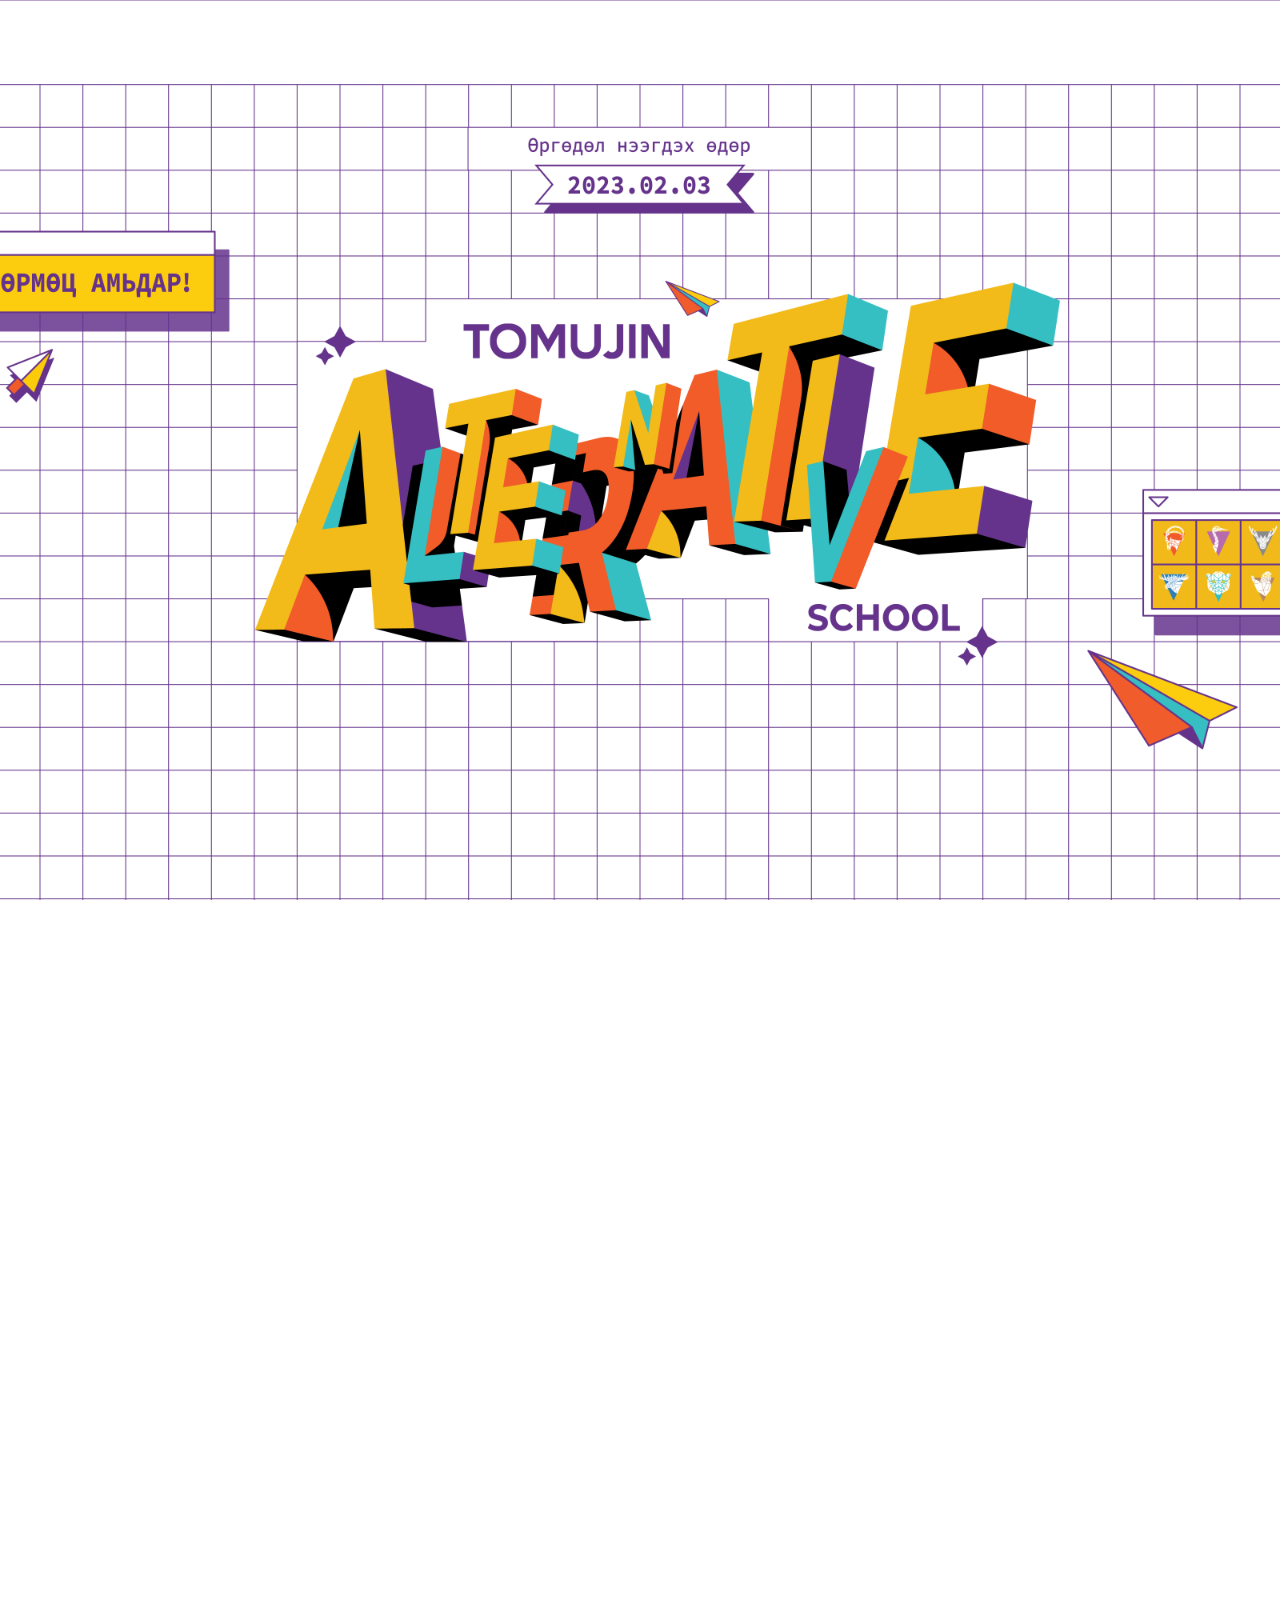
<file: index.html>
<!DOCTYPE html>
<html lang="en" class="no-js" >
<head>

    <!--- basic page needs
    ================================================== -->
    <meta charset="utf-8">
    <meta name="viewport" content="width=device-width, initial-scale=1">
    <title>Tomujin Alternative School</title>

    <script>
        document.documentElement.classList.remove('no-js');
        document.documentElement.classList.add('js');
    </script>

    <!-- CSS
    ================================================== -->
    <link rel="stylesheet" href="css/vendor.css">
    <link rel="stylesheet" href="css/styles.css">

    <!-- favicons
    ================================================== -->
    <link rel="apple-touch-icon" sizes="180x180" href="apple-touch-icon.png">
    <link rel="icon" type="image/png" sizes="32x32" href="favicon-32x32.png">
    <link rel="icon" type="image/png" sizes="16x16" href="favicon-16x16.png">
    <link rel="manifest" href="site.webmanifest">

</head>

<body id="top">


    <!-- preloader
    ================================================== -->
    <div id="preloader">
        <div id="loader" class="dots-fade">
            <div></div>
            <div></div>
            <div></div>
        </div>
    </div>


    <!-- page wrap
    ================================================== -->
    <div id="page" class="s-pagewrap">


        <!-- # site header 
        ================================================== -->
        <header class="s-header">

            <div class="row s-header__inner">
                <div class="column lg-12 s-header__block">

                    <div class="s-header__logo">
                        <a class="logo" href="index.html">
                            <img src="images/logo.png" alt="Homepage">
                        </a>
                    </div>

                    <ul class="s-header__social">
                        <li>
                            <a href="https://www.facebook.com/TomujinAlternativeSchool">
                                <svg xmlns="http://www.w3.org/2000/svg" width="24" height="24" viewBox="0 0 24 24" style="fill:rgba(0, 0, 0, 1);transform:;-ms-filter:"><path d="M20,3H4C3.447,3,3,3.448,3,4v16c0,0.552,0.447,1,1,1h8.615v-6.96h-2.338v-2.725h2.338v-2c0-2.325,1.42-3.592,3.5-3.592 c0.699-0.002,1.399,0.034,2.095,0.107v2.42h-1.435c-1.128,0-1.348,0.538-1.348,1.325v1.735h2.697l-0.35,2.725h-2.348V21H20 c0.553,0,1-0.448,1-1V4C21,3.448,20.553,3,20,3z"></path></svg>
                                <span class="u-screen-reader-text">Facebook</span>
                            </a>
                        </li>
                       
                        <li>
                            <a href="https://www.instagram.com/tomujinalternativeschool/">
                                <svg xmlns="http://www.w3.org/2000/svg" width="24" height="24" viewBox="0 0 24 24" style="fill:rgba(0, 0, 0, 1);transform:;-ms-filter:"><path d="M11.999,7.377c-2.554,0-4.623,2.07-4.623,4.623c0,2.554,2.069,4.624,4.623,4.624c2.552,0,4.623-2.07,4.623-4.624 C16.622,9.447,14.551,7.377,11.999,7.377L11.999,7.377z M11.999,15.004c-1.659,0-3.004-1.345-3.004-3.003 c0-1.659,1.345-3.003,3.004-3.003s3.002,1.344,3.002,3.003C15.001,13.659,13.658,15.004,11.999,15.004L11.999,15.004z"></path><circle cx="16.806" cy="7.207" r="1.078"></circle><path d="M20.533,6.111c-0.469-1.209-1.424-2.165-2.633-2.632c-0.699-0.263-1.438-0.404-2.186-0.42 c-0.963-0.042-1.268-0.054-3.71-0.054s-2.755,0-3.71,0.054C7.548,3.074,6.809,3.215,6.11,3.479C4.9,3.946,3.945,4.902,3.477,6.111 c-0.263,0.7-0.404,1.438-0.419,2.186c-0.043,0.962-0.056,1.267-0.056,3.71c0,2.442,0,2.753,0.056,3.71 c0.015,0.748,0.156,1.486,0.419,2.187c0.469,1.208,1.424,2.164,2.634,2.632c0.696,0.272,1.435,0.426,2.185,0.45 c0.963,0.042,1.268,0.055,3.71,0.055s2.755,0,3.71-0.055c0.747-0.015,1.486-0.157,2.186-0.419c1.209-0.469,2.164-1.424,2.633-2.633 c0.263-0.7,0.404-1.438,0.419-2.186c0.043-0.962,0.056-1.267,0.056-3.71s0-2.753-0.056-3.71C20.941,7.57,20.801,6.819,20.533,6.111z M19.315,15.643c-0.007,0.576-0.111,1.147-0.311,1.688c-0.305,0.787-0.926,1.409-1.712,1.711c-0.535,0.199-1.099,0.303-1.67,0.311 c-0.95,0.044-1.218,0.055-3.654,0.055c-2.438,0-2.687,0-3.655-0.055c-0.569-0.007-1.135-0.112-1.669-0.311 c-0.789-0.301-1.414-0.923-1.719-1.711c-0.196-0.534-0.302-1.099-0.311-1.669c-0.043-0.95-0.053-1.218-0.053-3.654 c0-2.437,0-2.686,0.053-3.655c0.007-0.576,0.111-1.146,0.311-1.687c0.305-0.789,0.93-1.41,1.719-1.712 c0.534-0.198,1.1-0.303,1.669-0.311c0.951-0.043,1.218-0.055,3.655-0.055c2.437,0,2.687,0,3.654,0.055 c0.571,0.007,1.135,0.112,1.67,0.311c0.786,0.303,1.407,0.925,1.712,1.712c0.196,0.534,0.302,1.099,0.311,1.669 c0.043,0.951,0.054,1.218,0.054,3.655c0,2.436,0,2.698-0.043,3.654H19.315z"></path></svg>
                                <span class="u-screen-reader-text">Instagram</span>
                            </a>
                        </li>
                       
                    </ul> <!-- end s-header__social -->
                    
                </div> <!-- end s-header__block -->
            </div> <!-- end s-header__inner -->

        </header> <!-- end s-header -->

        <section id="intro" class="s-intro">
            <!-- <div class="s-intro__bg"></div> -->

            <div class="s-intro__bg"></div>

            <br>
            <br>
            <br>
            <br>
            <br>
            <br>
            <br>
            <br>
            <br>
            <br>
            <br>
            <br>
            <br>
            <br>
            <br>
            <br>
            <br>
            <br>
            <br>
            

            <div class="s-intro__content-subscribe">
                <!-- <form id="mc-form" class="mc-form">
                    <input type="email" name="EMAIL" id="mce-EMAIL" class="u-fullwidth text-center" placeholder="Утасны дугаар" title="The domain portion of the email address is invalid (the portion after the @)." pattern="^([^\x00-\x20\x22\x28\x29\x2c\x2e\x3a-\x3c\x3e\x40\x5b-\x5d\x7f-\xff]+|\x22([^\x0d\x22\x5c\x80-\xff]|\x5c[\x00-\x7f])*\x22)(\x2e([^\x00-\x20\x22\x28\x29\x2c\x2e\x3a-\x3c\x3e\x40\x5b-\x5d\x7f-\xff]+|\x22([^\x0d\x22\x5c\x80-\xff]|\x5c[\x00-\x7f])*\x22))*\x40([^\x00-\x20\x22\x28\x29\x2c\x2e\x3a-\x3c\x3e\x40\x5b-\x5d\x7f-\xff]+|\x5b([^\x0d\x5b-\x5d\x80-\xff]|\x5c[\x00-\x7f])*\x5d)(\x2e([^\x00-\x20\x22\x28\x29\x2c\x2e\x3a-\x3c\x3e\x40\x5b-\x5d\x7f-\xff]+|\x5b([^\x0d\x5b-\x5d\x80-\xff]|\x5c[\x00-\x7f])*\x5d))*(\.\w{2,})+$" required>
                    <input type="submit" name="subscribe" value="Мэдээлэл авах" class="btn--small btn--primary u-fullwidth">
                    <div class="mc-status"></div>
                </form> -->


                <form id="mc-form" class="mc-form">
                    <input type="text" id="phoneNumber" class="u-fullwidth text-center" placeholder="Утасны дугаар" pattern="[0-9]{8}" required>
                    <!-- <button type="submit"  name="subscribe" value="Мэдээлэл авах" class="btn--small btn--primary u-fullwidth" onclick="validatePhone()">Submit</button> -->
                    <input type="submit" name="subscribe" value="Мэдээлэл авах" class="btn--small btn--primary u-fullwidth" onclick="validatePhone()">
                    <div id="message"></div>


                  </form>






            </div> <!-- end s-intro__content-subscribe -->     



            

            <div class="s-intro__scroll-down">
                <a href="#about" class="smoothscroll">
                    <span>Scroll Down</span>
                </a>
            </div> <!-- s-intro__scroll-down -->

        </section> <!-- end s-intro -->



        <!-- # intro
        ================================================== -->
        <section id="intro" class="s-intro">
            <!-- <div class="s-intro__bg"></div> -->

            <!-- <div class="s-intro__bg"></div> -->

            <div class="row s-intro__content">
                <div class="column lg-12">

                    <!-- <div class="s-intro__content-top">
                        <h1>
                        We are currently working on something awesome. Stay tuned!
                        </h1>
                        <p class="">
                        Proin gravida nibh vel velit auctor aliquet. Aenean sollicitudin, 
                        lorem quis bibendum auctor, nisi elit consequat ipsum. 
                        </p>
                    </div>  -->

                    <div class="s-intro__content-sep">
                        <span></span>
                        <span>Өргөдөл удахгүй нээгдэнэ.</span>
                        <span></span>
                    </div> <!-- end s-intro__content-sep --> 
                    
                    <div class="s-intro__content-counter counter">
                        <div class="counter__time">
                            <span class="ss-days">365</span>
                            <span>Өдөр</span>
                        </div>
                        <div class="counter__time">
                            <span class="ss-hours">03</span>
                            <span>Цаг</span>
                        </div>
                        <div class="counter__time minutes">
                            <span class="ss-minutes">01</span>
                            <span>Мин</span>
                        </div>
                        <div class="counter__time">
                            <span class="ss-seconds">55</span>
                            <span>Сек</span>
                        </div>
                    </div> <!-- end counter --> 
                    
                  

                </div>    
            </div> <!-- intro__content -->

            <div class="s-intro__scroll-down">
                <a href="#about" class="smoothscroll">
                    <span>Scroll Down</span>
                </a>
            </div> <!-- s-intro__scroll-down -->

        </section> <!-- end s-intro -->


        <!-- # about
        ================================================== -->
        


    <!-- Java Script
    ================================================== -->
    <script src="js/plugins.js"></script>
    <script src="js/main.js"></script>
    <script src="js/script.js"></script>


</body>
</html>
</file>
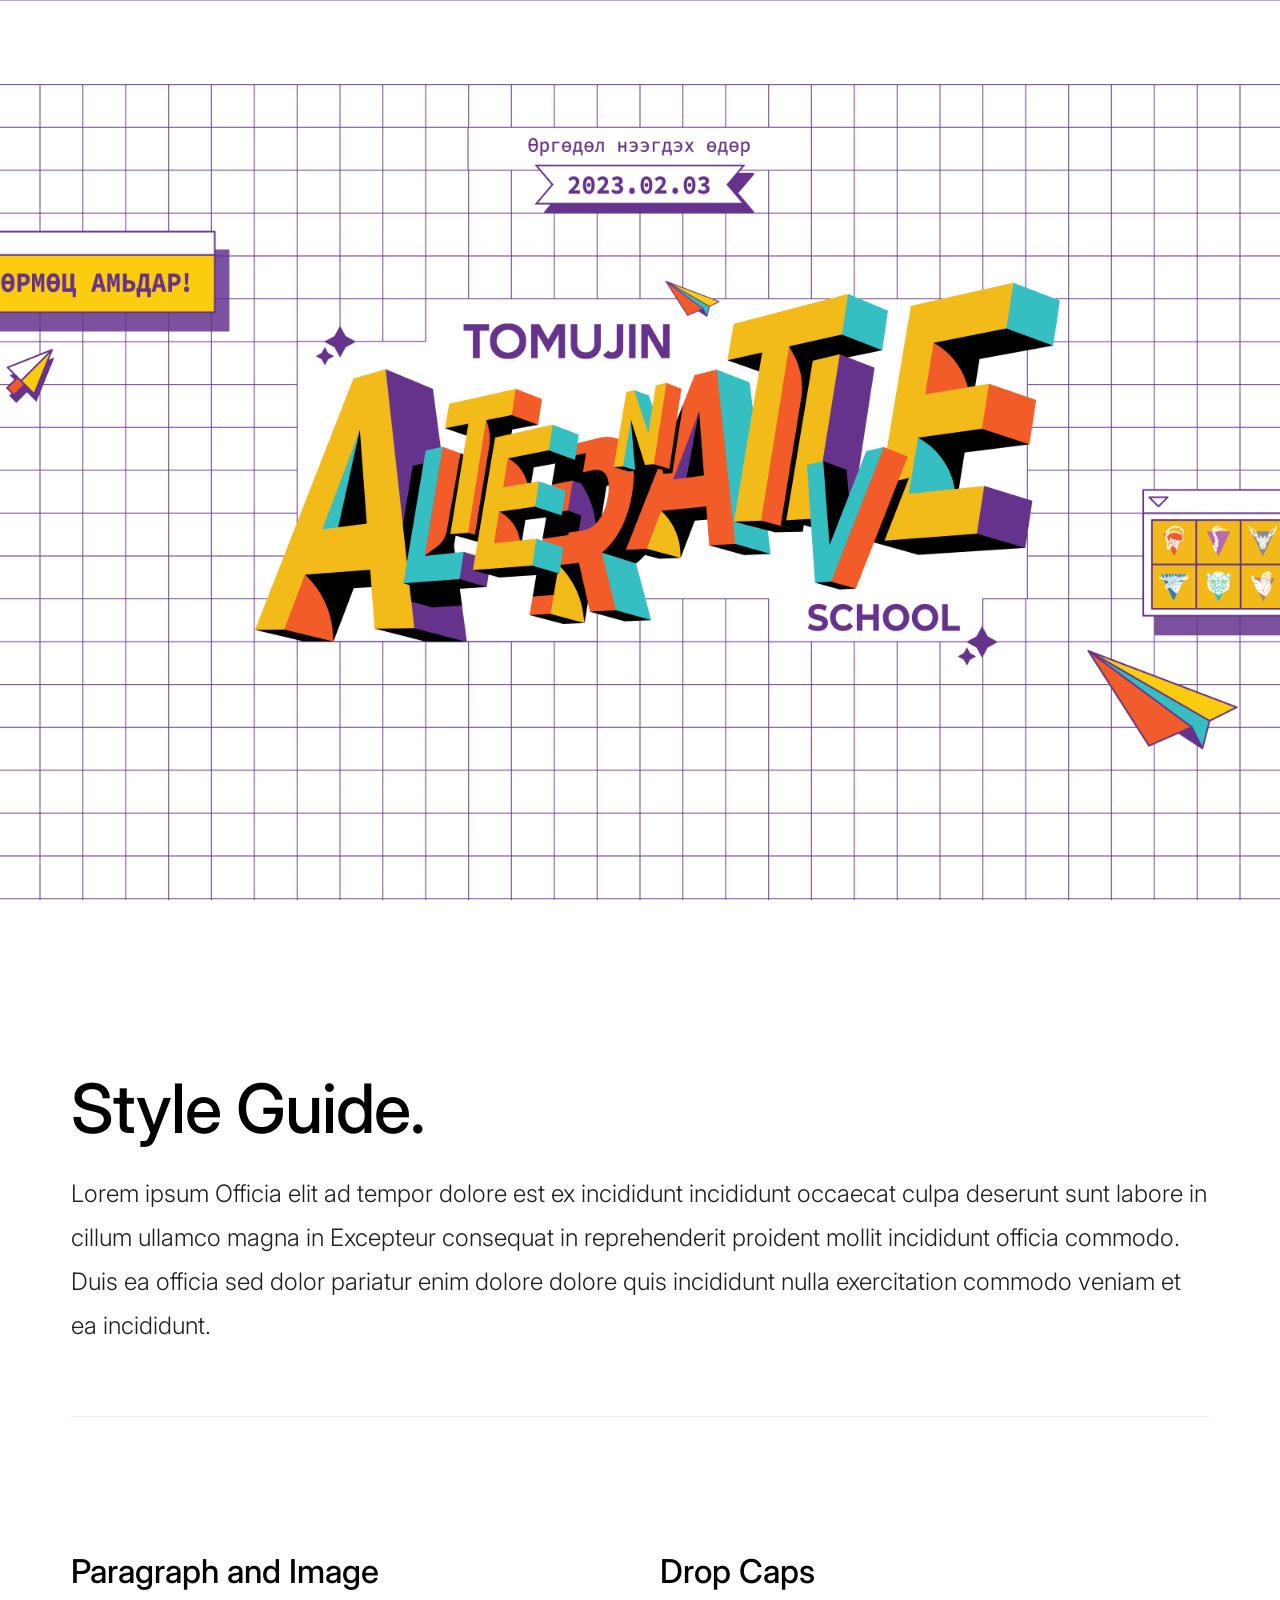
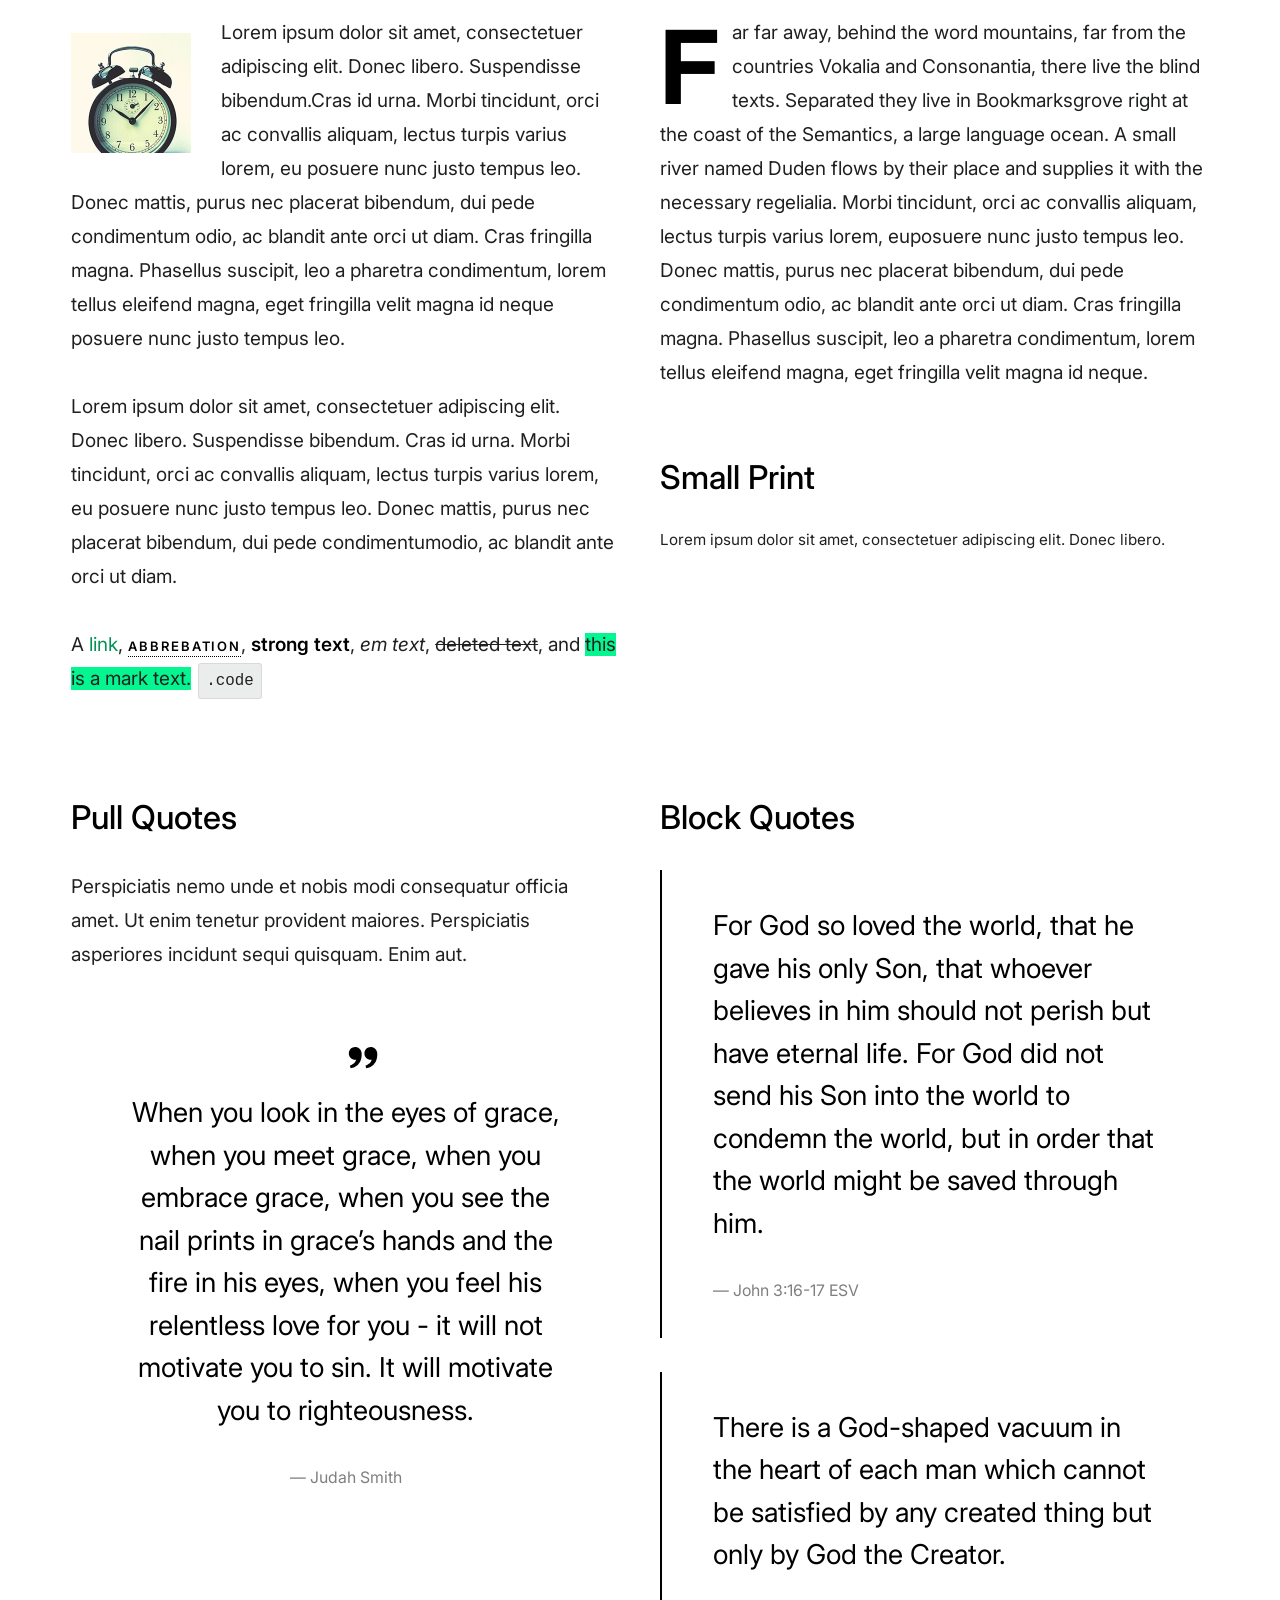
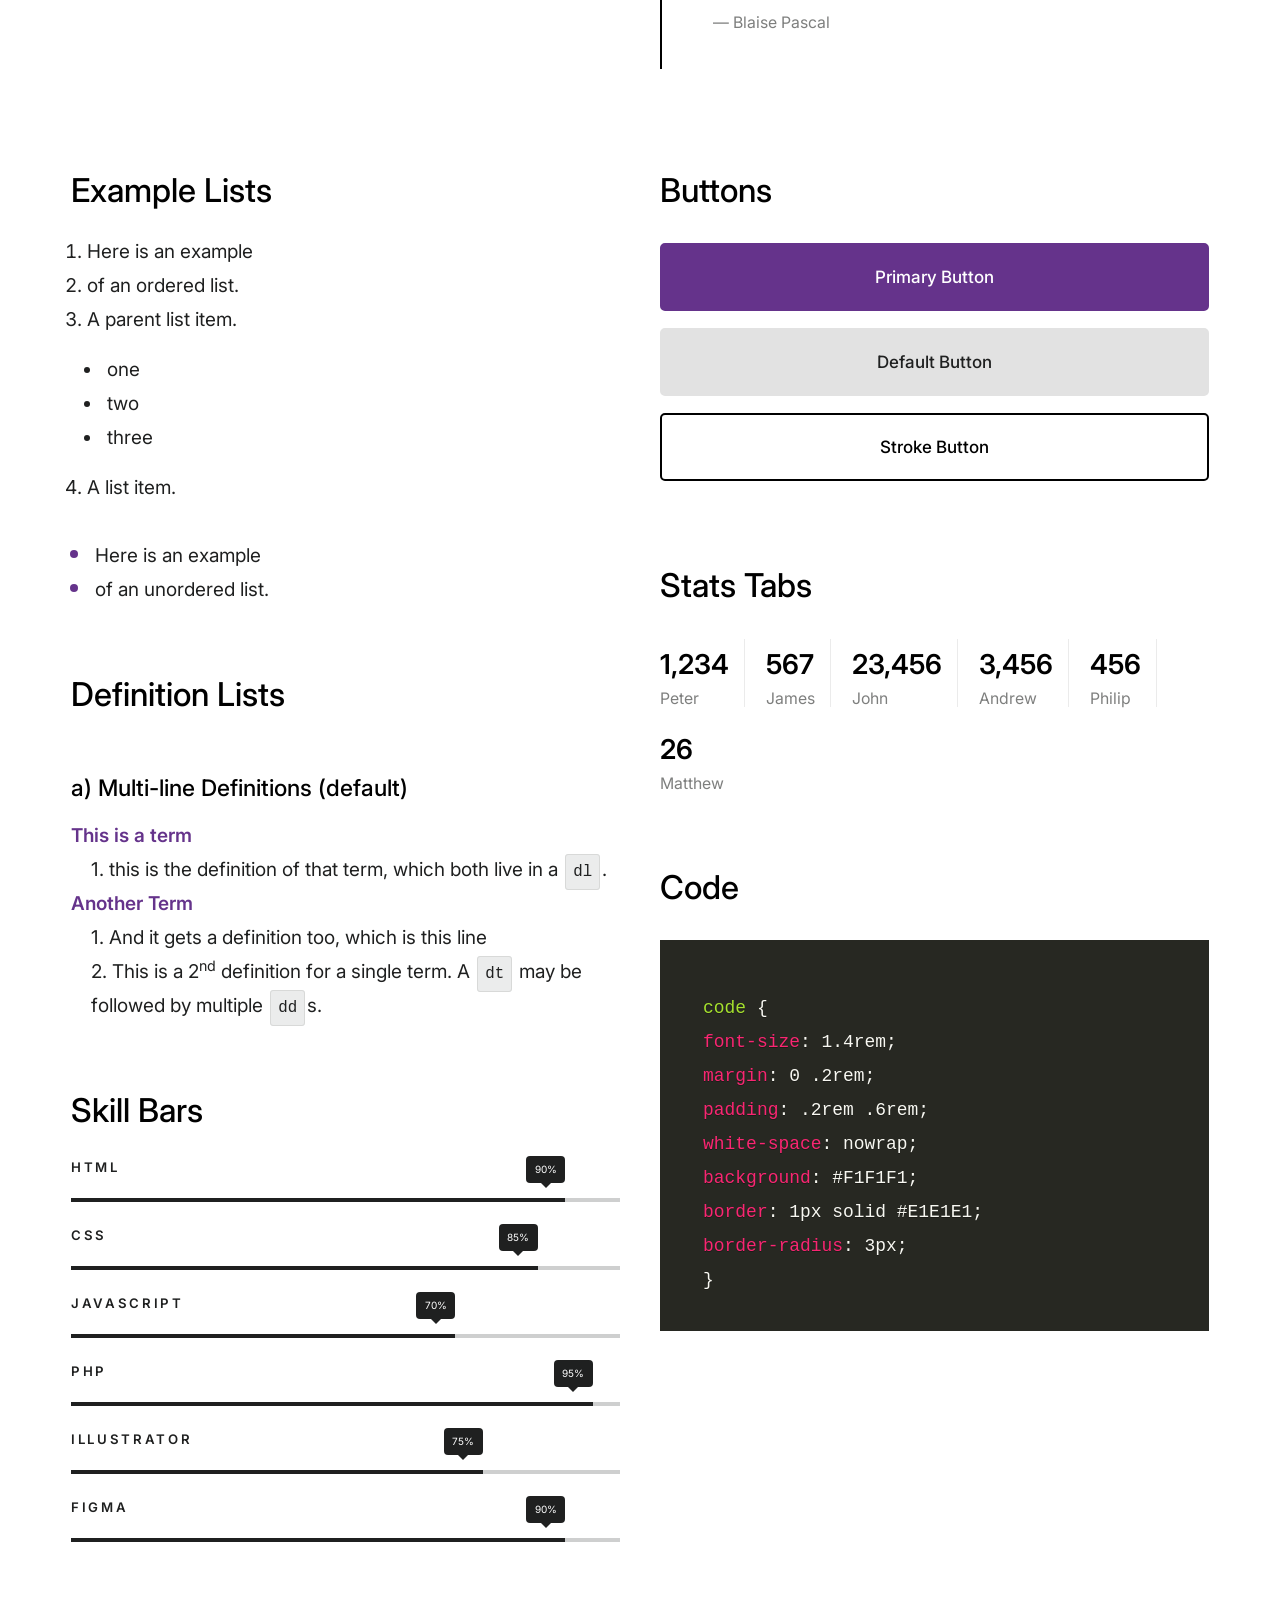
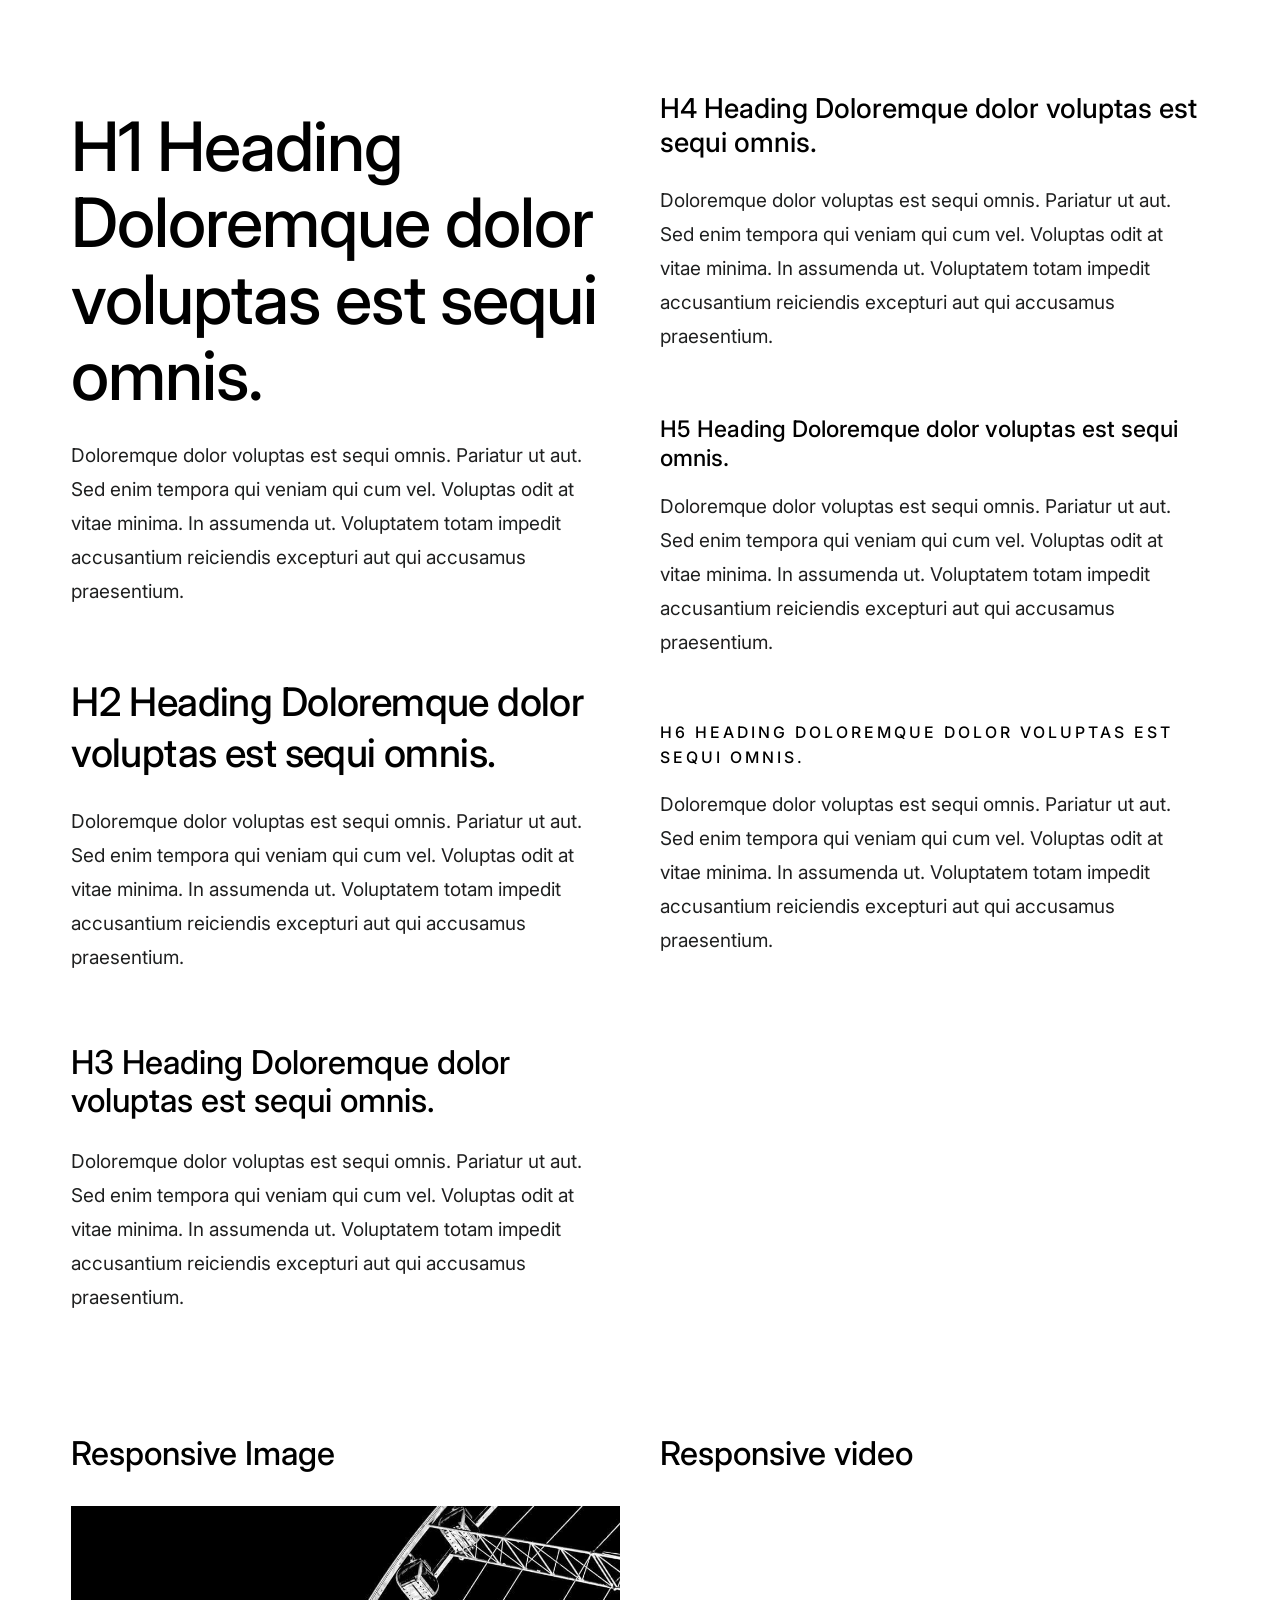
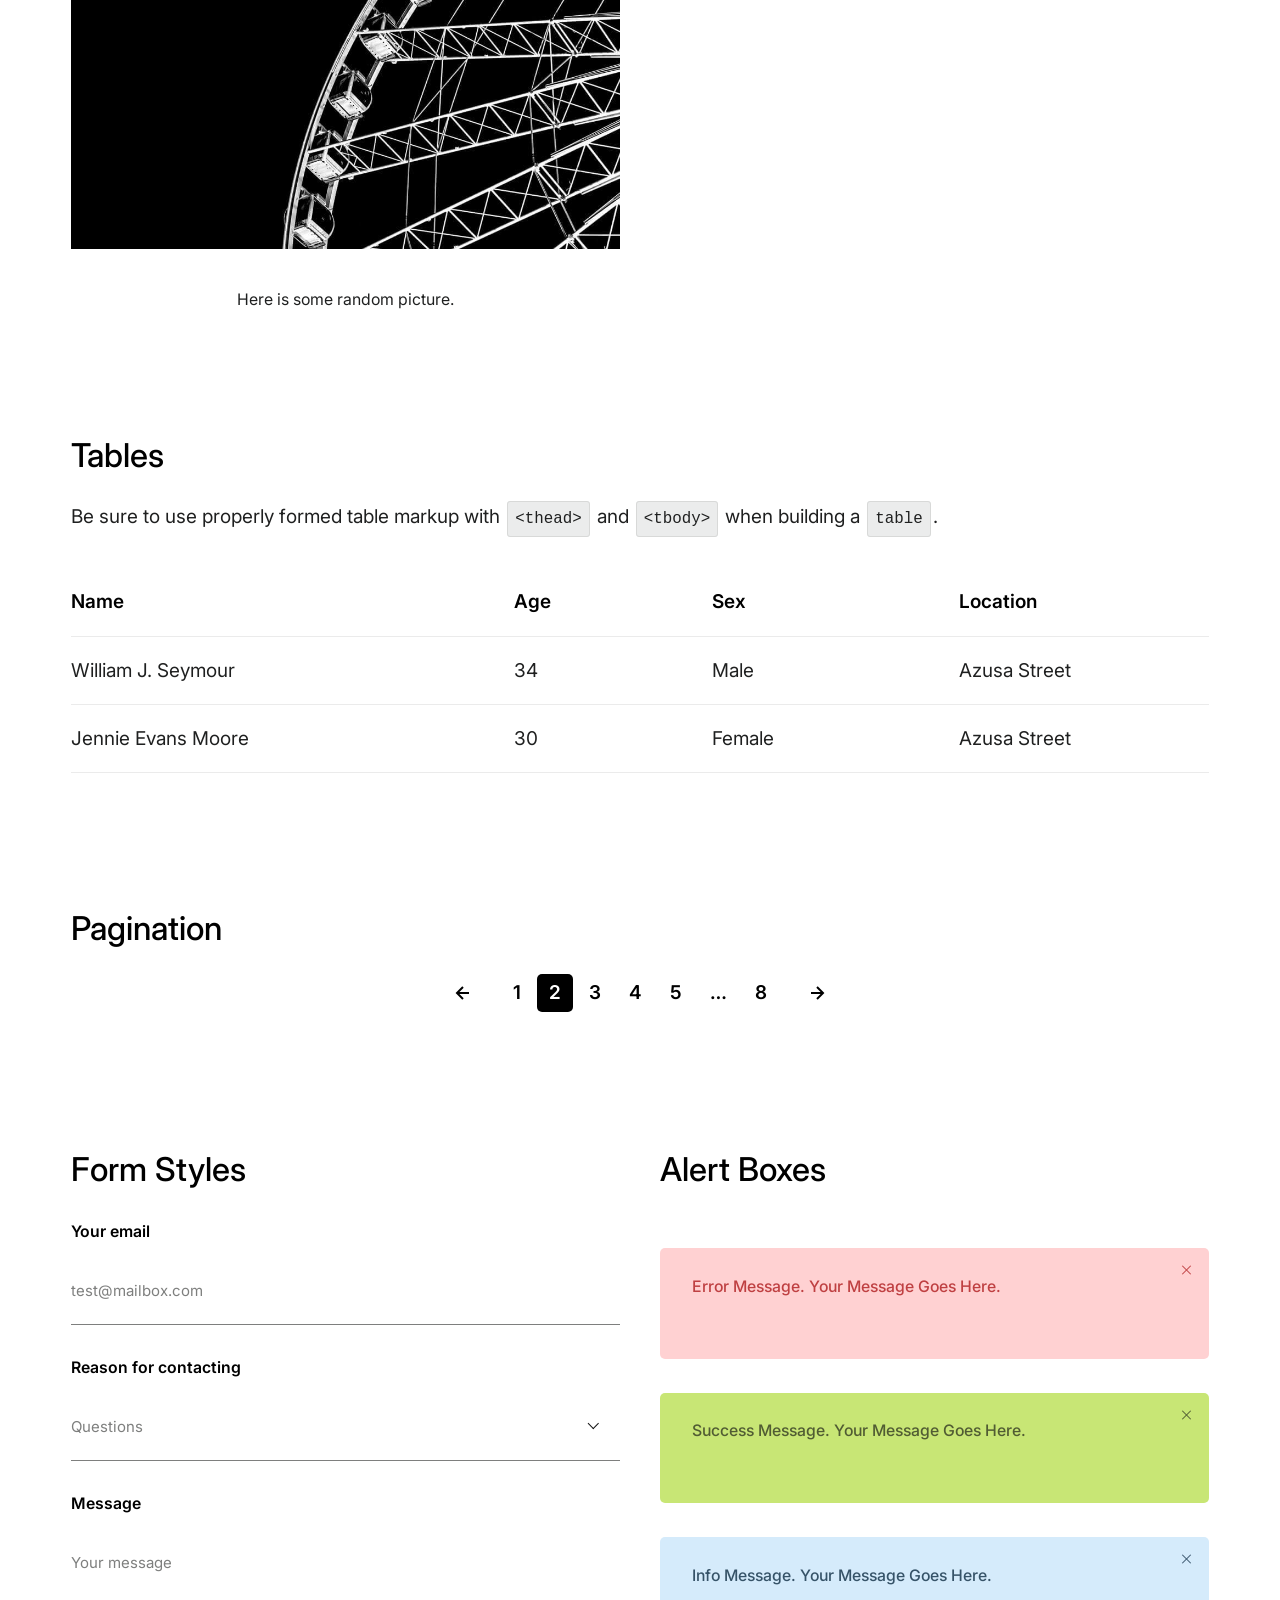
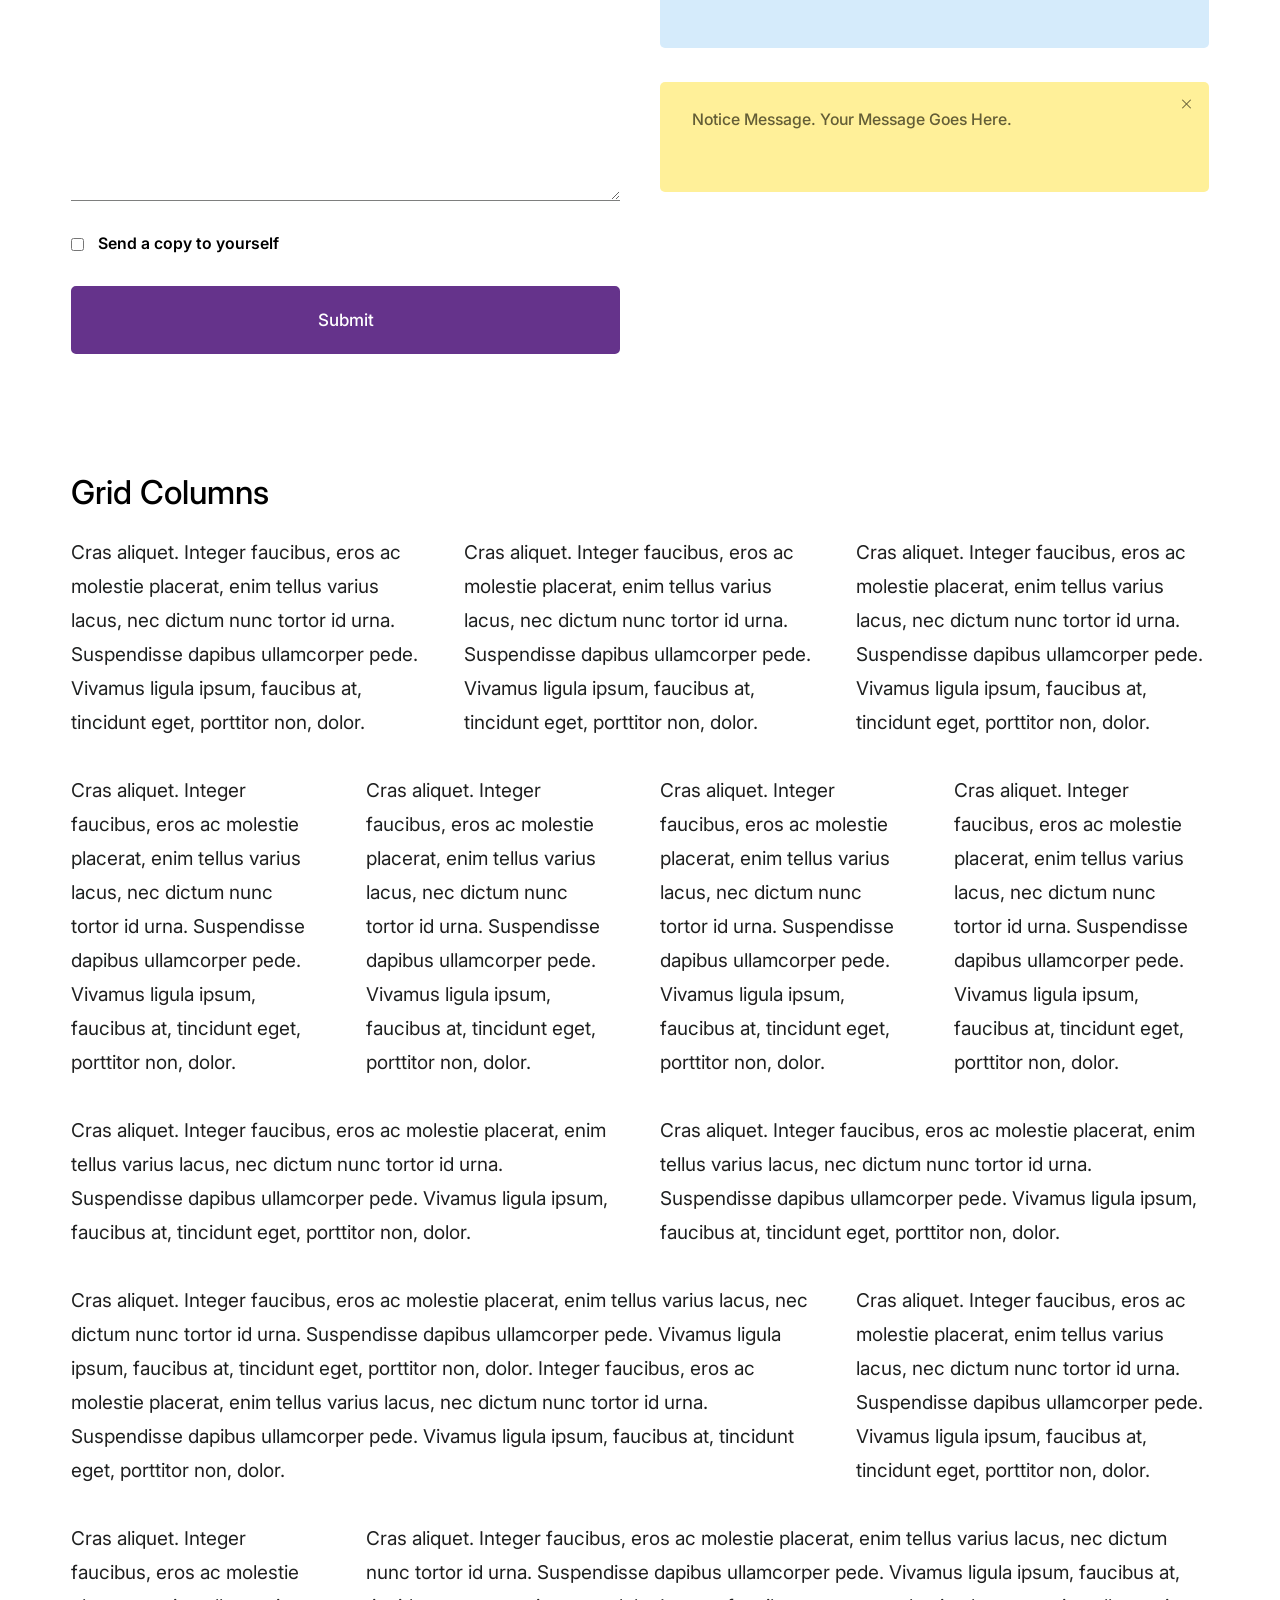
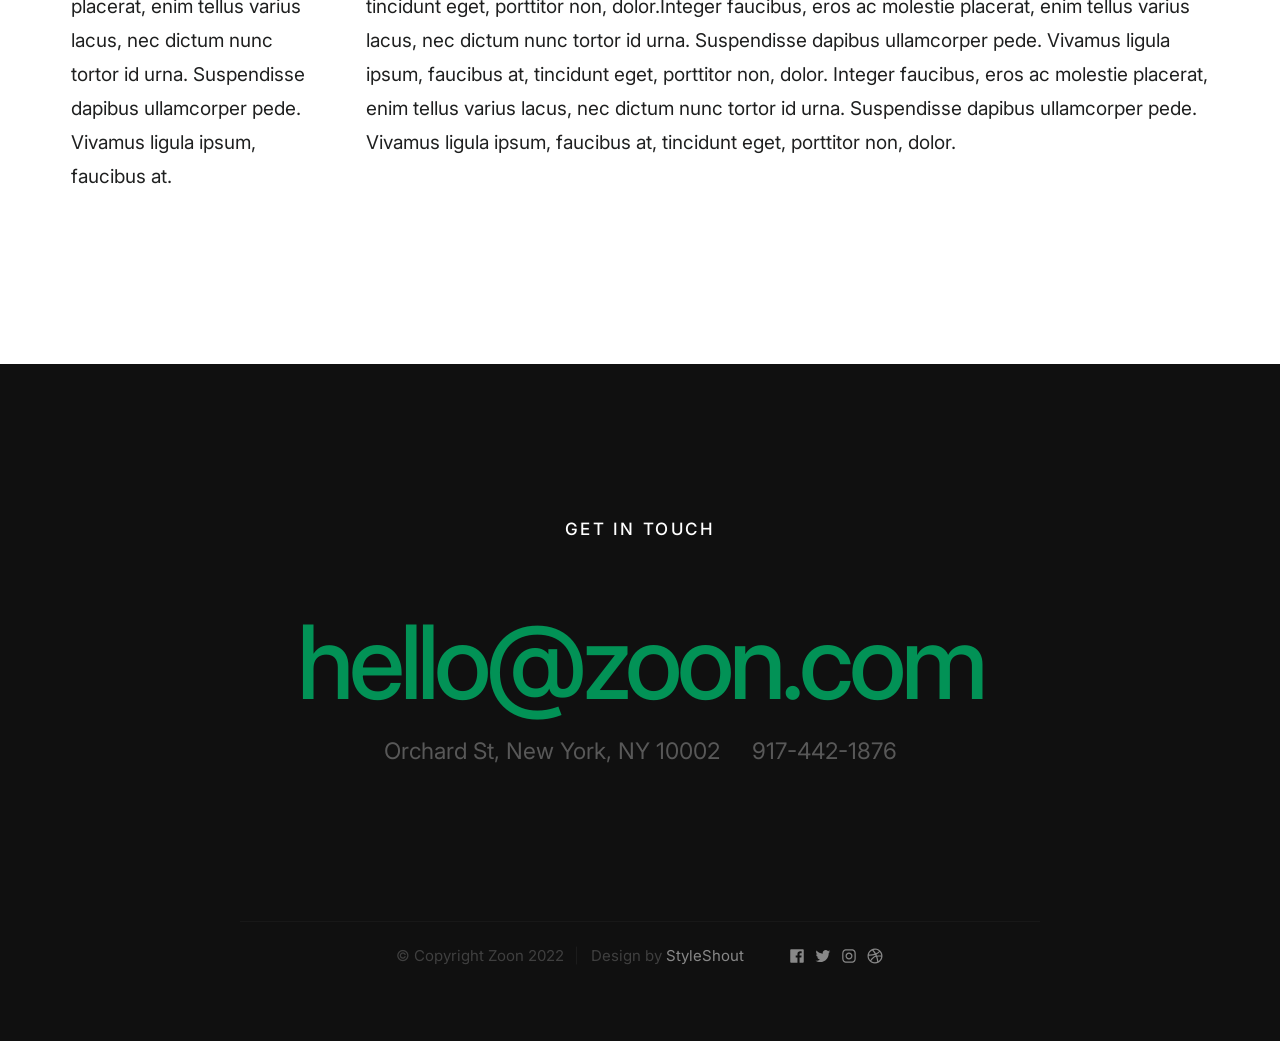
<file: styles.html>
<!DOCTYPE html>
<html lang="en" class="no-js" >
<head>

    <!--- basic page needs
    ================================================== -->
    <meta charset="utf-8">
    <meta name="viewport" content="width=device-width, initial-scale=1">
    <title>Zoon 2 - Styles</title>

    <script>
        document.documentElement.classList.remove('no-js');
        document.documentElement.classList.add('js');
    </script>

    <!-- CSS
    ================================================== -->
    <link rel="stylesheet" href="css/vendor.css">
    <link rel="stylesheet" href="css/styles.css">

    <style type="text/css" media="screen">
        .s-styles {
            padding-top: var(--vspace-5);
            padding-bottom: var(--vspace-4);
            position: relative;
        }
        .s-styles .intro h1 {
            margin-top: 0;
        }
    </style>

    <!-- favicons
    ================================================== -->
    <link rel="apple-touch-icon" sizes="180x180" href="apple-touch-icon.png">
    <link rel="icon" type="image/png" sizes="32x32" href="favicon-32x32.png">
    <link rel="icon" type="image/png" sizes="16x16" href="favicon-16x16.png">
    <link rel="manifest" href="site.webmanifest">

</head>

<body id="top">


    <!-- preloader
    ================================================== -->
    <div id="preloader">
        <div id="loader" class="dots-fade">
            <div></div>
            <div></div>
            <div></div>
        </div>
    </div>


    <!-- page wrap
    ================================================== -->
    <div id="page" class="s-pagewrap">


        <!-- # site header 
        ================================================== -->
        <header class="s-header">

            <div class="row s-header__inner">
                <div class="column lg-12 s-header__block">

                    <div class="s-header__logo">
                        <a class="logo" href="index.html">
                            <img src="images/logo.svg" alt="Homepage">
                        </a>
                    </div>

                    <ul class="s-header__social">
                        <li>
                            <a href="#0">
                                <svg xmlns="http://www.w3.org/2000/svg" width="24" height="24" viewBox="0 0 24 24" style="fill:rgba(0, 0, 0, 1);transform:;-ms-filter:"><path d="M20,3H4C3.447,3,3,3.448,3,4v16c0,0.552,0.447,1,1,1h8.615v-6.96h-2.338v-2.725h2.338v-2c0-2.325,1.42-3.592,3.5-3.592 c0.699-0.002,1.399,0.034,2.095,0.107v2.42h-1.435c-1.128,0-1.348,0.538-1.348,1.325v1.735h2.697l-0.35,2.725h-2.348V21H20 c0.553,0,1-0.448,1-1V4C21,3.448,20.553,3,20,3z"></path></svg>
                                <span class="u-screen-reader-text">Facebook</span>
                            </a>
                        </li>
                        <li>
                            <a href="#0">
                                <svg xmlns="http://www.w3.org/2000/svg" width="24" height="24" viewBox="0 0 24 24" style="fill:rgba(0, 0, 0, 1);transform:;-ms-filter:"><path d="M19.633,7.997c0.013,0.175,0.013,0.349,0.013,0.523c0,5.325-4.053,11.461-11.46,11.461c-2.282,0-4.402-0.661-6.186-1.809 c0.324,0.037,0.636,0.05,0.973,0.05c1.883,0,3.616-0.636,5.001-1.721c-1.771-0.037-3.255-1.197-3.767-2.793 c0.249,0.037,0.499,0.062,0.761,0.062c0.361,0,0.724-0.05,1.061-0.137c-1.847-0.374-3.23-1.995-3.23-3.953v-0.05 c0.537,0.299,1.16,0.486,1.82,0.511C3.534,9.419,2.823,8.184,2.823,6.787c0-0.748,0.199-1.434,0.548-2.032 c1.983,2.443,4.964,4.04,8.306,4.215c-0.062-0.3-0.1-0.611-0.1-0.923c0-2.22,1.796-4.028,4.028-4.028 c1.16,0,2.207,0.486,2.943,1.272c0.91-0.175,1.782-0.512,2.556-0.973c-0.299,0.935-0.936,1.721-1.771,2.22 c0.811-0.088,1.597-0.312,2.319-0.624C21.104,6.712,20.419,7.423,19.633,7.997z"></path></svg>
                                <span class="u-screen-reader-text">Twitter</span>
                            </a>
                        </li>
                        <li>
                            <a href="#0">
                                <svg xmlns="http://www.w3.org/2000/svg" width="24" height="24" viewBox="0 0 24 24" style="fill:rgba(0, 0, 0, 1);transform:;-ms-filter:"><path d="M11.999,7.377c-2.554,0-4.623,2.07-4.623,4.623c0,2.554,2.069,4.624,4.623,4.624c2.552,0,4.623-2.07,4.623-4.624 C16.622,9.447,14.551,7.377,11.999,7.377L11.999,7.377z M11.999,15.004c-1.659,0-3.004-1.345-3.004-3.003 c0-1.659,1.345-3.003,3.004-3.003s3.002,1.344,3.002,3.003C15.001,13.659,13.658,15.004,11.999,15.004L11.999,15.004z"></path><circle cx="16.806" cy="7.207" r="1.078"></circle><path d="M20.533,6.111c-0.469-1.209-1.424-2.165-2.633-2.632c-0.699-0.263-1.438-0.404-2.186-0.42 c-0.963-0.042-1.268-0.054-3.71-0.054s-2.755,0-3.71,0.054C7.548,3.074,6.809,3.215,6.11,3.479C4.9,3.946,3.945,4.902,3.477,6.111 c-0.263,0.7-0.404,1.438-0.419,2.186c-0.043,0.962-0.056,1.267-0.056,3.71c0,2.442,0,2.753,0.056,3.71 c0.015,0.748,0.156,1.486,0.419,2.187c0.469,1.208,1.424,2.164,2.634,2.632c0.696,0.272,1.435,0.426,2.185,0.45 c0.963,0.042,1.268,0.055,3.71,0.055s2.755,0,3.71-0.055c0.747-0.015,1.486-0.157,2.186-0.419c1.209-0.469,2.164-1.424,2.633-2.633 c0.263-0.7,0.404-1.438,0.419-2.186c0.043-0.962,0.056-1.267,0.056-3.71s0-2.753-0.056-3.71C20.941,7.57,20.801,6.819,20.533,6.111z M19.315,15.643c-0.007,0.576-0.111,1.147-0.311,1.688c-0.305,0.787-0.926,1.409-1.712,1.711c-0.535,0.199-1.099,0.303-1.67,0.311 c-0.95,0.044-1.218,0.055-3.654,0.055c-2.438,0-2.687,0-3.655-0.055c-0.569-0.007-1.135-0.112-1.669-0.311 c-0.789-0.301-1.414-0.923-1.719-1.711c-0.196-0.534-0.302-1.099-0.311-1.669c-0.043-0.95-0.053-1.218-0.053-3.654 c0-2.437,0-2.686,0.053-3.655c0.007-0.576,0.111-1.146,0.311-1.687c0.305-0.789,0.93-1.41,1.719-1.712 c0.534-0.198,1.1-0.303,1.669-0.311c0.951-0.043,1.218-0.055,3.655-0.055c2.437,0,2.687,0,3.654,0.055 c0.571,0.007,1.135,0.112,1.67,0.311c0.786,0.303,1.407,0.925,1.712,1.712c0.196,0.534,0.302,1.099,0.311,1.669 c0.043,0.951,0.054,1.218,0.054,3.655c0,2.436,0,2.698-0.043,3.654H19.315z"></path></svg>
                                <span class="u-screen-reader-text">Instagram</span>
                            </a>
                        </li>
                        <li>
                            <a href="#0">
                                <svg xmlns="http://www.w3.org/2000/svg" width="24" height="24" viewBox="0 0 24 24" style="fill: rgba(0, 0, 0, 1);transform: ;msFilter:;"><path d="M20.66 6.98a9.932 9.932 0 0 0-3.641-3.64C15.486 2.447 13.813 2 12 2s-3.486.447-5.02 1.34c-1.533.893-2.747 2.107-3.64 3.64S2 10.187 2 12s.446 3.487 1.34 5.02a9.924 9.924 0 0 0 3.641 3.64C8.514 21.553 10.187 22 12 22s3.486-.447 5.02-1.34a9.932 9.932 0 0 0 3.641-3.64C21.554 15.487 22 13.813 22 12s-.446-3.487-1.34-5.02zM12 3.66c2 0 3.772.64 5.32 1.919-.92 1.174-2.286 2.14-4.1 2.9-1.002-1.813-2.088-3.327-3.261-4.54A7.715 7.715 0 0 1 12 3.66zM5.51 6.8a8.116 8.116 0 0 1 2.711-2.22c1.212 1.201 2.325 2.7 3.34 4.5-2 .6-4.114.9-6.341.9-.573 0-1.006-.013-1.3-.04A8.549 8.549 0 0 1 5.51 6.8zM3.66 12c0-.054.003-.12.01-.2.007-.08.01-.146.01-.2.254.014.641.02 1.161.02 2.666 0 5.146-.367 7.439-1.1.187.373.381.793.58 1.26-1.32.293-2.674 1.006-4.061 2.14S6.4 16.247 5.76 17.5c-1.4-1.587-2.1-3.42-2.1-5.5zM12 20.34c-1.894 0-3.594-.587-5.101-1.759.601-1.187 1.524-2.322 2.771-3.401 1.246-1.08 2.483-1.753 3.71-2.02a29.441 29.441 0 0 1 1.56 6.62 8.166 8.166 0 0 1-2.94.56zm7.08-3.96a8.351 8.351 0 0 1-2.58 2.621c-.24-2.08-.7-4.107-1.379-6.081.932-.066 1.765-.1 2.5-.1.799 0 1.686.034 2.659.1a8.098 8.098 0 0 1-1.2 3.46zm-1.24-5c-1.16 0-2.233.047-3.22.14a27.053 27.053 0 0 0-.68-1.62c2.066-.906 3.532-2.006 4.399-3.3 1.2 1.414 1.854 3.027 1.96 4.84-.812-.04-1.632-.06-2.459-.06z"></path></svg>
                                <span class="u-screen-reader-text">Dribbble</span>
                            </a>
                        </li>
                    </ul> <!-- end s-header__social -->
                    
                </div> <!-- end s-header__block -->
            </div> <!-- end s-header__inner -->

        </header> <!-- end s-header -->


        <!-- # intro
        ================================================== -->
        <section id="intro" class="s-intro">

            <div class="s-intro__bg"></div>

            <div class="row s-intro__content">
                <div class="column lg-12">

                    <div class="s-intro__content-top">
                        <h1>
                        We are currently working on something awesome. Stay tuned!
                        </h1>
                        <p class="">
                        Proin gravida nibh vel velit auctor aliquet. Aenean sollicitudin, 
                        lorem quis bibendum auctor, nisi elit consequat ipsum. 
                        </p>
                    </div> <!-- end s-intro__content-top --> 

                    <div class="s-intro__content-sep">
                        <span></span>
                        <span>Time left until launching</span>
                        <span></span>
                    </div> <!-- end s-intro__content-sep --> 
                    
                    <div class="s-intro__content-counter counter">
                        <div class="counter__time">
                            <span class="ss-days">365</span>
                            <span>Days</span>
                        </div>
                        <div class="counter__time">
                            <span class="ss-hours">03</span>
                            <span>Hours</span>
                        </div>
                        <div class="counter__time minutes">
                            <span class="ss-minutes">01</span>
                            <span>Mins</span>
                        </div>
                        <div class="counter__time">
                            <span class="ss-seconds">55</span>
                            <span>Secs</span>
                        </div>
                    </div> <!-- end counter --> 
                    
                    <div class="s-intro__content-subscribe">
                        <form id="mc-form" class="mc-form">
                            <input type="email" name="EMAIL" id="mce-EMAIL" class="u-fullwidth text-center" placeholder="Email Address" title="The domain portion of the email address is invalid (the portion after the @)." pattern="^([^\x00-\x20\x22\x28\x29\x2c\x2e\x3a-\x3c\x3e\x40\x5b-\x5d\x7f-\xff]+|\x22([^\x0d\x22\x5c\x80-\xff]|\x5c[\x00-\x7f])*\x22)(\x2e([^\x00-\x20\x22\x28\x29\x2c\x2e\x3a-\x3c\x3e\x40\x5b-\x5d\x7f-\xff]+|\x22([^\x0d\x22\x5c\x80-\xff]|\x5c[\x00-\x7f])*\x22))*\x40([^\x00-\x20\x22\x28\x29\x2c\x2e\x3a-\x3c\x3e\x40\x5b-\x5d\x7f-\xff]+|\x5b([^\x0d\x5b-\x5d\x80-\xff]|\x5c[\x00-\x7f])*\x5d)(\x2e([^\x00-\x20\x22\x28\x29\x2c\x2e\x3a-\x3c\x3e\x40\x5b-\x5d\x7f-\xff]+|\x5b([^\x0d\x5b-\x5d\x80-\xff]|\x5c[\x00-\x7f])*\x5d))*(\.\w{2,})+$" required>
                            <input type="submit" name="subscribe" value="Notify Me" class="btn--small btn--primary u-fullwidth">
                            <!-- <div style="position: absolute; left: -5000px;" aria-hidden="true"><input type="text" name="b_cdb7b577e41181934ed6a6a44_9a91cfe7b3" tabindex="-1" value=""></div> -->
                            <div class="mc-status"></div>
                        </form>
                    </div> <!-- end s-intro__content-subscribe -->     

                </div>    
            </div> <!-- intro__content -->

            <div class="s-intro__scroll-down">
                <a href="#styles" class="smoothscroll">
                    <span>Scroll Down</span>
                </a>
            </div> <!-- s-intro__scroll-down -->

        </section> <!-- end s-intro -->


        <!-- # style
        ================================================== -->
        <div id="styles" class="s-styles">

            <div class="row">

                <div class="column lg-12 intro">

                    <h1>Style Guide.</h1>

                    <p class="lead">Lorem ipsum Officia elit ad tempor dolore est ex incididunt incididunt occaecat culpa deserunt 
                    sunt labore in cillum ullamco magna in Excepteur consequat in reprehenderit proident mollit incididunt officia commodo.
                    Duis ea officia sed dolor pariatur enim dolore dolore quis incididunt nulla exercitation commodo veniam et ea incididunt.
                    </p>

                    <hr>
                </div>

            </div> <!-- end row -->

            <div class="row">

                <div class="column lg-6 tab-12">

                    <h3>Paragraph and Image</h3>

                    <p><a href="#"><img width="120" height="120" class="u-pull-left" alt="sample-image" src="images/sample-image.jpg"></a>
                    Lorem ipsum dolor sit amet, consectetuer adipiscing elit. Donec libero. Suspendisse bibendum.Cras id urna. Morbi 
                    tincidunt, orci ac convallis aliquam, lectus turpis varius lorem, eu posuere nunc justo tempus leo. Donec mattis, 
                    purus nec placerat bibendum, dui pede condimentum odio, ac blandit ante orci ut diam. Cras fringilla magna. 
                    Phasellus suscipit, leo a pharetra condimentum, lorem tellus eleifend magna, eget fringilla velit magna id 
                    neque posuere nunc justo tempus leo. </p>

                    <p>
                    Lorem ipsum dolor sit amet, consectetuer adipiscing elit. Donec libero. Suspendisse bibendum. Cras id urna. 
                    Morbi tincidunt, orci ac convallis aliquam, lectus turpis varius lorem, eu posuere nunc justo tempus leo. 
                    Donec mattis, purus nec placerat bibendum, dui pede condimentumodio, ac blandit ante orci ut diam.	
                    </p>

                    <p>A <a href="#">link</a>,
                    <abbr title="this really isn't a very good description">abbrebation</abbr>,
                    <strong>strong text</strong>,
                    <em>em text</em>,
                    <del>deleted text</del>, and
                    <mark>this is a mark text.</mark>
                    <code>.code</code>
                    </p>

                </div>

                <div class="column lg-6 tab-12">

                    <h3>Drop Caps</h3>

                    <p class="drop-cap">Far far away, behind the word mountains, far from the countries Vokalia and Consonantia,
                    there live the blind texts. Separated they live in Bookmarksgrove right at the coast of the
                    Semantics, a large language ocean. A small river named Duden flows by their place and supplies it with the 
                    necessary regelialia. Morbi tincidunt, orci ac convallis aliquam, lectus turpis varius lorem, 
                    euposuere nunc justo tempus leo. Donec mattis, purus nec placerat bibendum, dui pede condimentum odio, 
                    ac blandit ante orci ut diam. Cras fringilla magna. Phasellus suscipit, leo a pharetra condimentum, 
                    lorem tellus eleifend magna, eget fringilla velit magna id neque.
                    </p>

                    <h3>Small Print</h3>

                    <p><small>Lorem ipsum dolor sit amet, consectetuer adipiscing elit. Donec libero.</small></p>

                </div>

            </div> <!-- end row -->

            <div class="row">

                <div class="column lg-6 tab-12">

                    <h3 class="u-add-bottom">Pull Quotes</h3>

                    <p>
                    Perspiciatis nemo unde et nobis modi consequatur officia amet. Ut enim 
                    tenetur provident maiores. Perspiciatis asperiores incidunt sequi 
                    quisquam. Enim aut. 
                    </p>

                    <figure class="pull-quote">
                        <blockquote>
                            <p>
                            When you look in the eyes of grace, when you meet grace, 
                            when you embrace grace, when you see the nail prints in 
                            grace’s hands and the fire in his eyes, when you feel his 
                            relentless love for you - it will not motivate you to sin. 
                            It will motivate you to righteousness.
                            </p>

                            <footer>
                                <cite>Judah Smith</cite>
                            </footer>
                        </blockquote>
                    </figure>


                </div>

                <div class="column lg-6 tab-12">

                    <h3 class="u-add-bottom">Block Quotes</h3>

                    <blockquote cite="http://where-i-got-my-info-from.com">
                        <p>
                        For God so loved the world, that he gave his only Son, that whoever believes in 
                        him should not perish but have eternal life. For God did not send his Son into 
                        the world to condemn the world, but in order that the world might be 
                        saved through him.
                        </p>

                        <footer>
                            <cite>
                                <a href="#0">John 3:16-17 ESV</a>
                            </cite>
                        </footer>

                    </blockquote>

                    <blockquote>
                        <p>There is a God-shaped vacuum in the heart of each man which cannot be satisfied 
                        by any created thing but only by God the Creator.</p>

                        <footer>
                            <cite>Blaise Pascal</cite>
                        </footer>

                    </blockquote>

                </div>

            </div> <!-- end row -->

            <div class="row u-add-half-bottom">

                <div class="column lg-6 tab-12">

                    <h3>Example Lists</h3>

                    <ol>
                        <li>Here is an example</li>
                        <li>of an ordered list.</li>
                        <li>A parent list item.
                            <ul>
                                <li>one</li>
                                <li>two</li>
                                <li>three</li>
                            </ul>
                            </li>
                            <li>A list item.</li>
                        </ol>

                    <ul class="disc">
                        <li>Here is an example</li>
                        <li>of an unordered list.</li>
                    </ul>

                    <h3>Definition Lists</h3>

                    <h5>a) Multi-line Definitions (default) </h5>

                    <dl class="dictionary-style">
                        <dt><strong>This is a term</strong></dt>
                            <dd>this is the definition of that term, which both live in a <code>dl</code>.</dd>
                        <dt><strong>Another Term</strong></dt>
                            <dd>And it gets a definition too, which is this line</dd>
                            <dd>This is a 2<sup>nd</sup> definition for a single term. A <code>dt</code> may be followed by multiple <code>dd</code>s.</dd>
                    </dl>

                    <h3 class="u-add-bottom">Skill Bars</h3>

                    <ul class="skill-bars">
                        <li>
                        <div class="progress percent90"><span>90%</span></div>
                        <strong>HTML</strong>
                        </li>
                        <li>
                        <div class="progress percent85"><span>85%</span></div>
                        <strong>CSS</strong>
                        </li>
                        <li>
                        <div class="progress percent70"><span>70%</span></div>
                        <strong>Javascript</strong>
                        </li>
                        <li>
                        <div class="progress percent95"><span>95%</span></div>
                        <strong>PHP</strong>
                        </li>
                        <li>
                        <div class="progress percent75"><span>75%</span></div>
                        <strong>Illustrator</strong>
                        </li>
                        <li>
                        <div class="progress percent90"><span>90%</span></div>
                        <strong>Figma</strong>
                        </li>
                    </ul>

                </div>

                <div class="column lg-6 tab-12">

                    <h3 class="u-add-bottom">Buttons</h3>

                    <p>
                        <a class="btn btn--primary u-fullwidth" href="#0">Primary Button</a>
                        <a class="btn u-fullwidth" href="#0">Default Button</a>
                        <a class="btn btn--stroke u-fullwidth" href="#0">Stroke Button</a>
                    </p>

                    <h3>Stats Tabs</h3>

                    <ul class="stats-tabs">
                        <li><a href="#0">1,234 <em>Peter</em></a></li>
                        <li><a href="#0">567 <em>James</em></a></li>
                        <li><a href="#0">23,456 <em>John</em></a></li>
                        <li><a href="#0">3,456 <em>Andrew</em></a></li>
                        <li><a href="#0">456 <em>Philip</em></a></li>
                        <li><a href="#0">26 <em>Matthew</em></a></li>
                    </ul>

                    <h3 class="u-add-bottom">Code</h3>

<pre><code class="language-css">
    code {
    font-size: 1.4rem;
    margin: 0 .2rem;
    padding: .2rem .6rem;
    white-space: nowrap;
    background: #F1F1F1;
    border: 1px solid #E1E1E1;	
    border-radius: 3px;
    }
</code></pre>

                </div>

            </div> <!-- end row -->

            <div class="row u-add-half-bottom">

                <div class="column lg-6 tab-12">
                        
                    <h1>H1 Heading Doloremque dolor voluptas est sequi omnis.</h1>
                    <p>Doloremque dolor voluptas est sequi omnis. Pariatur ut aut. Sed enim tempora qui veniam qui cum vel. 
                    Voluptas odit at vitae minima. In assumenda ut. Voluptatem totam impedit accusantium reiciendis excepturi aut qui accusamus praesentium.</p>

                    <h2>H2 Heading Doloremque dolor voluptas est sequi omnis.</h2>
                    <p>Doloremque dolor voluptas est sequi omnis. Pariatur ut aut. Sed enim tempora qui veniam qui cum vel. 
                    Voluptas odit at vitae minima. In assumenda ut. Voluptatem totam impedit accusantium reiciendis excepturi aut qui accusamus praesentium.</p>

                    <h3>H3 Heading Doloremque dolor voluptas est sequi omnis.</h3>
                    <p>Doloremque dolor voluptas est sequi omnis. Pariatur ut aut. Sed enim tempora qui veniam qui cum vel. 
                    Voluptas odit at vitae minima. In assumenda ut. Voluptatem totam impedit accusantium reiciendis excepturi aut qui accusamus praesentium.</p>

                    
                </div>

                <div class="column lg-6 tab-12">
                    <h4>H4 Heading Doloremque dolor voluptas est sequi omnis.</h4>
                    <p>Doloremque dolor voluptas est sequi omnis. Pariatur ut aut. Sed enim tempora qui veniam qui cum vel. 
                    Voluptas odit at vitae minima. In assumenda ut. Voluptatem totam impedit accusantium reiciendis excepturi aut qui accusamus praesentium.</p>

                    <h5>H5 Heading Doloremque dolor voluptas est sequi omnis.</h5>
                    <p>Doloremque dolor voluptas est sequi omnis. Pariatur ut aut. Sed enim tempora qui veniam qui cum vel. 
                    Voluptas odit at vitae minima. In assumenda ut. Voluptatem totam impedit accusantium reiciendis excepturi aut qui accusamus praesentium.</p>

                    <h6>H6 Heading Doloremque dolor voluptas est sequi omnis.</h6>
                    <p>Doloremque dolor voluptas est sequi omnis. Pariatur ut aut. Sed enim tempora qui veniam qui cum vel. 
                    Voluptas odit at vitae minima. In assumenda ut. Voluptatem totam impedit accusantium reiciendis excepturi aut qui accusamus praesentium.</p>
        
                    
                </div>

            </div> <!-- end row -->

            <div class="row u-add-half-bottom">

                <div class="column lg-6 tab-12">

                    <h3 class="u-add-bottom">Responsive Image</h3>

                    <figure>
                        <img src="images/wheel-500.jpg" 
                        srcset="images/wheel-1000.jpg 1000w, 
                        images/wheel-500.jpg 500w" 
                        sizes="(max-width: 1000px) 100vw, 1000px" alt="">

                        <figcaption>
                            Here is some random picture.
                        </figcaption>
                    </figure>

                </div>

                <div class="column lg-6 tab-12">

                    <h3 class="u-add-bottom">Responsive video</h3>

                    <div class="video-container">
                    <iframe src="https://player.vimeo.com/video/14592941?color=00a650&title=0&byline=0&portrait=0" width="500" height="281" frameborder="0" webkitallowfullscreen mozallowfullscreen allowfullscreen></iframe> 
                    </div>

                </div>
                
            </div> <!-- end row -->

            <div class="row u-add-bottom">

                <div class="column lg-12">

                    <h3>Tables</h3>
                    <p>Be sure to use properly formed table markup with <code>&lt;thead&gt;</code> and <code>&lt;tbody&gt;</code> when building a <code>table</code>.</p>

                    <div class="table-responsive">

                        <table>
                                <thead>
                                <tr>
                                    <th>Name</th>
                                    <th>Age</th>
                                    <th>Sex</th>
                                    <th>Location</th>
                                </tr>
                                </thead>
                                <tbody>
                                <tr>
                                    <td>William J. Seymour</td>
                                    <td>34</td>
                                    <td>Male</td>
                                    <td>Azusa Street</td>
                                </tr>
                                <tr>
                                    <td>Jennie Evans Moore</td>
                                    <td>30</td>
                                    <td>Female</td>
                                    <td>Azusa Street</td>
                                </tr>
                                </tbody>
                        </table>

                    </div>

                </div>
                
            </div> <!-- end row -->

            <div class="row">

                <div class="column lg-12">
                    <h3>Pagination</h3>

                    <nav class="pgn">
                        <ul>
                            <li>
                                <a class="pgn__prev" href="#0">
                                    <svg xmlns="http://www.w3.org/2000/svg" width="24" height="24" viewBox="0 0 24 24"><path d="M12.707 17.293L8.414 13H18v-2H8.414l4.293-4.293-1.414-1.414L4.586 12l6.707 6.707z"/></svg>
                                </a>
                            </li>
                            <li><a class="pgn__num" href="#0">1</a></li>
                            <li><span class="pgn__num current">2</span></li>
                            <li><a class="pgn__num" href="#0">3</a></li>
                            <li><a class="pgn__num" href="#0">4</a></li>
                            <li><a class="pgn__num" href="#0">5</a></li>
                            <li><span class="pgn__num dots">…</span></li>
                            <li><a class="pgn__num" href="#0">8</a></li>
                            <li>
                                <a class="pgn__next" href="#0">
                                    <svg xmlns="http://www.w3.org/2000/svg" width="24" height="24" viewBox="0 0 24 24"><path d="M11.293 17.293l1.414 1.414L19.414 12l-6.707-6.707-1.414 1.414L15.586 11H6v2h9.586z"/></svg>
                                </a>
                            </li>
                        </ul>
                    </nav>

                </div>

            </div> <!-- end row -->

            <div class="row">

                <div class="column lg-6 tab-12">

                    <h3 class="u-add-bottom">Form Styles</h3>

                    <form>
                        <div>
                            <label for="sampleInput">Your email</label>
                            <input class="u-fullwidth" type="email" placeholder="test@mailbox.com" id="sampleInput">
                        </div>
                        <div>
                            <label for="sampleRecipientInput">Reason for contacting</label>
                            <div class="ss-custom-select">
                                <select class="u-fullwidth" id="sampleRecipientInput">
                                    <option value="Option 1">Questions</option>
                                    <option value="Option 2">Report</option>
                                    <option value="Option 3">Others</option>
                                </select>
                            </div>
                        </div>
                        
                        <label for="exampleMessage">Message</label>
                        <textarea class="u-fullwidth" placeholder="Your message" id="exampleMessage"></textarea>

                        <label class="u-add-bottom">
                            <input type="checkbox">
                            <span class="label-text">Send a copy to yourself</span>
                        </label>
                    
                        <input class="btn--primary u-fullwidth" type="submit" value="Submit">
                    </form>

                </div>

                <div class="column lg-6 tab-12">

                    <h3>Alert Boxes</h3>

                    <br>
                    
                    <div class="alert-box alert-box--error">
                        <p>Error Message. Your Message Goes Here.</p>
                        <span class="alert-box__close"></span>
                    </div><!-- end error -->
                            
                    <div class="alert-box alert-box--success">
                        <p>Success Message. Your Message Goes Here.</p>
                        <span class="alert-box__close"></span>
                    </div><!-- end success -->
                            
                    <div class="alert-box alert-box--info">
                        <p>Info Message. Your Message Goes Here.</p>
                        <span class="alert-box__close"></span>
                    </div><!-- end info -->
                            
                    <div class="alert-box alert-box--notice">
                        <p>Notice Message. Your Message Goes Here.</p>
                        <span class="alert-box__close"></span>
                    </div><!-- end notice -->
                
                </div>

            </div> <!-- end row -->

            <div class="row">

                <div class="lg-12 column">
                    <h3>Grid Columns</h3>
                </div>
    
            </div> <!-- Row End-->
    
            <!--<h4>1/3 Columns</h4>  -->
    
            <div class="row">
    
                <div class="lg-4 mob-12 column">
                    <p>
                    Cras aliquet. Integer faucibus, eros ac molestie placerat, enim tellus varius lacus,
                    nec dictum nunc tortor id urna. Suspendisse dapibus ullamcorper pede. Vivamus ligula ipsum,
                    faucibus at, tincidunt eget, porttitor non, dolor. 
                    </p>
                </div>
    
                <div class="lg-4 mob-12 column">
                    <p>
                    Cras aliquet. Integer faucibus, eros ac molestie placerat, enim tellus varius lacus,
                    nec dictum nunc tortor id urna. Suspendisse dapibus ullamcorper pede. Vivamus ligula ipsum,
                    faucibus at, tincidunt eget, porttitor non, dolor. 
                    </p>
                </div>
    
                <div class="lg-4 mob-12 column">
                    <p>
                    Cras aliquet. Integer faucibus, eros ac molestie placerat, enim tellus varius lacus,
                    nec dictum nunc tortor id urna. Suspendisse dapibus ullamcorper pede. Vivamus ligula ipsum,
                    faucibus at, tincidunt eget, porttitor non, dolor. 
                    </p>
                </div>
    
            </div>
    
            <!--<h4>1/4 Columns</h4>  -->
    
            <div class="row">
    
                <div class="lg-3 tab-6 mob-12 column">
                    <p>
                    Cras aliquet. Integer faucibus, eros ac molestie placerat, enim tellus varius lacus,
                    nec dictum nunc tortor id urna. Suspendisse dapibus ullamcorper pede. Vivamus ligula ipsum,
                    faucibus at, tincidunt eget, porttitor non, dolor. 
                    </p>
                </div>
    
                <div class="lg-3 tab-6 mob-12 column">
                    <p>
                    Cras aliquet. Integer faucibus, eros ac molestie placerat, enim tellus varius lacus,
                    nec dictum nunc tortor id urna. Suspendisse dapibus ullamcorper pede. Vivamus ligula ipsum,
                    faucibus at, tincidunt eget, porttitor non, dolor. 
                    </p>
                </div>
    
                <div class="lg-3 tab-6 mob-12 column">
                    <p>
                    Cras aliquet. Integer faucibus, eros ac molestie placerat, enim tellus varius lacus,
                    nec dictum nunc tortor id urna. Suspendisse dapibus ullamcorper pede. Vivamus ligula ipsum,
                    faucibus at, tincidunt eget, porttitor non, dolor. 
                    </p>
                </div>
    
                <div class="lg-3 tab-6 mob-12 column">
                    <p>
                    Cras aliquet. Integer faucibus, eros ac molestie placerat, enim tellus varius lacus,
                    nec dictum nunc tortor id urna. Suspendisse dapibus ullamcorper pede. Vivamus ligula ipsum,
                    faucibus at, tincidunt eget, porttitor non, dolor. 
                    </p>
                </div>
    
            </div>
    
            <!--<h4>1/2 Columns</h4>  -->
    
            <div class="row">
    
                <div class="lg-6 mob-12 column">
                    <p>
                    Cras aliquet. Integer faucibus, eros ac molestie placerat, enim tellus varius lacus,
                    nec dictum nunc tortor id urna. Suspendisse dapibus ullamcorper pede. Vivamus ligula ipsum,
                    faucibus at, tincidunt eget, porttitor non, dolor. 
                    </p>
                </div>
    
                <div class="lg-6 mob-12 column">
                    <p>
                    Cras aliquet. Integer faucibus, eros ac molestie placerat, enim tellus varius lacus,
                    nec dictum nunc tortor id urna. Suspendisse dapibus ullamcorper pede. Vivamus ligula ipsum,
                    faucibus at, tincidunt eget, porttitor non, dolor. 
                    </p>
                </div>
    
            </div>
    
            <!--<h4>2/3 Columns</h4>  -->
    
            <div class="row">
    
                <div class="lg-8 tab-7 mob-12 column">
                    <p>
                    Cras aliquet. Integer faucibus, eros ac molestie placerat, enim tellus varius lacus,
                    nec dictum nunc tortor id urna. Suspendisse dapibus ullamcorper pede. Vivamus ligula ipsum,
                    faucibus at, tincidunt eget, porttitor non, dolor. Integer faucibus, eros ac molestie placerat, enim tellus varius lacus,
                    nec dictum nunc tortor id urna. Suspendisse dapibus ullamcorper pede. Vivamus ligula ipsum,
                    faucibus at, tincidunt eget, porttitor non, dolor.
                    </p>
                </div>
    
                <div class="lg-4 tab-5 mob-12 column">
                    <p>
                    Cras aliquet. Integer faucibus, eros ac molestie placerat, enim tellus varius lacus,
                    nec dictum nunc tortor id urna. Suspendisse dapibus ullamcorper pede. Vivamus ligula ipsum,
                    faucibus at, tincidunt eget, porttitor non, dolor. 
                    </p>
                </div>
    
            </div>
    
            <!--<h4>3/4 Columns</h4>  -->
    
            <div class="row">
    
                <div class="lg-3 tab-5 mob-12 column">
                    <p>
                    Cras aliquet. Integer faucibus, eros ac molestie placerat, enim tellus varius lacus,
                    nec dictum nunc tortor id urna. Suspendisse dapibus ullamcorper pede. Vivamus ligula ipsum,
                    faucibus at. 
                    </p>
                </div>
    
                <div class="lg-9 tab-7 mob-12 column">
                    <p>
                    Cras aliquet. Integer faucibus, eros ac molestie placerat, enim tellus varius lacus,
                    nec dictum nunc tortor id urna. Suspendisse dapibus ullamcorper pede. Vivamus ligula ipsum,
                    faucibus at, tincidunt eget, porttitor non, dolor.Integer faucibus, eros ac molestie placerat, enim tellus varius lacus,
                    nec dictum nunc tortor id urna. Suspendisse dapibus ullamcorper pede. Vivamus ligula ipsum,
                    faucibus at, tincidunt eget, porttitor non, dolor. Integer faucibus, eros ac molestie placerat, enim tellus varius lacus,
                    nec dictum nunc tortor id urna. Suspendisse dapibus ullamcorper pede. Vivamus ligula ipsum,
                    faucibus at, tincidunt eget, porttitor non, dolor.
                    </p>
                </div>
    
            </div>

        </div> <!-- end styles -->


        <!-- # footer
        ================================================== -->
        <footer id="footer" class="s-footer">

            <div class="row s-footer__main">
                <div class="column s-footer__main-content">

                    <h3 class="h6">Get In Touch</h3>

                    <p class="contact-email">
                        <a href="mailto:#0">hello@zoon.com</a>   
                    </p>

                    <ul class="contact-info">                        
                        <li class="info-address">
                            Orchard St, New York, NY 10002  
                        </li>
                        <li class="info-phone">
                            <a href="tel:+917-442-1876">917-442-1876</a>  
                        </li>
                    </ul>

                </div> <!-- end s-footer__main-content -->
            </div> <!-- end s-footer__main -->

            <div class="row s-footer__bottom">
                <div class="column lg-12 s-footer__bottom-content">
    
                    <p class="ss-copyright">
                        <span>© Copyright Zoon 2022</span> 
                        <span>Design by <a href="https://www.styleshout.com/">StyleShout</a></span>
                    </p>

                    <ul class="s-footer__social">
                        <li>
                            <a href="#0">
                                <svg xmlns="http://www.w3.org/2000/svg" width="24" height="24" viewBox="0 0 24 24" style="fill:rgba(0, 0, 0, 1);transform:;-ms-filter:"><path d="M20,3H4C3.447,3,3,3.448,3,4v16c0,0.552,0.447,1,1,1h8.615v-6.96h-2.338v-2.725h2.338v-2c0-2.325,1.42-3.592,3.5-3.592 c0.699-0.002,1.399,0.034,2.095,0.107v2.42h-1.435c-1.128,0-1.348,0.538-1.348,1.325v1.735h2.697l-0.35,2.725h-2.348V21H20 c0.553,0,1-0.448,1-1V4C21,3.448,20.553,3,20,3z"></path></svg>
                                <span class="u-screen-reader-text">Facebook</span>
                            </a>
                        </li>
                        <li>
                            <a href="#0">
                                <svg xmlns="http://www.w3.org/2000/svg" width="24" height="24" viewBox="0 0 24 24" style="fill:rgba(0, 0, 0, 1);transform:;-ms-filter:"><path d="M19.633,7.997c0.013,0.175,0.013,0.349,0.013,0.523c0,5.325-4.053,11.461-11.46,11.461c-2.282,0-4.402-0.661-6.186-1.809 c0.324,0.037,0.636,0.05,0.973,0.05c1.883,0,3.616-0.636,5.001-1.721c-1.771-0.037-3.255-1.197-3.767-2.793 c0.249,0.037,0.499,0.062,0.761,0.062c0.361,0,0.724-0.05,1.061-0.137c-1.847-0.374-3.23-1.995-3.23-3.953v-0.05 c0.537,0.299,1.16,0.486,1.82,0.511C3.534,9.419,2.823,8.184,2.823,6.787c0-0.748,0.199-1.434,0.548-2.032 c1.983,2.443,4.964,4.04,8.306,4.215c-0.062-0.3-0.1-0.611-0.1-0.923c0-2.22,1.796-4.028,4.028-4.028 c1.16,0,2.207,0.486,2.943,1.272c0.91-0.175,1.782-0.512,2.556-0.973c-0.299,0.935-0.936,1.721-1.771,2.22 c0.811-0.088,1.597-0.312,2.319-0.624C21.104,6.712,20.419,7.423,19.633,7.997z"></path></svg>
                                <span class="u-screen-reader-text">Twitter</span>
                            </a>
                        </li>
                        <li>
                            <a href="#0">
                                <svg xmlns="http://www.w3.org/2000/svg" width="24" height="24" viewBox="0 0 24 24" style="fill:rgba(0, 0, 0, 1);transform:;-ms-filter:"><path d="M11.999,7.377c-2.554,0-4.623,2.07-4.623,4.623c0,2.554,2.069,4.624,4.623,4.624c2.552,0,4.623-2.07,4.623-4.624 C16.622,9.447,14.551,7.377,11.999,7.377L11.999,7.377z M11.999,15.004c-1.659,0-3.004-1.345-3.004-3.003 c0-1.659,1.345-3.003,3.004-3.003s3.002,1.344,3.002,3.003C15.001,13.659,13.658,15.004,11.999,15.004L11.999,15.004z"></path><circle cx="16.806" cy="7.207" r="1.078"></circle><path d="M20.533,6.111c-0.469-1.209-1.424-2.165-2.633-2.632c-0.699-0.263-1.438-0.404-2.186-0.42 c-0.963-0.042-1.268-0.054-3.71-0.054s-2.755,0-3.71,0.054C7.548,3.074,6.809,3.215,6.11,3.479C4.9,3.946,3.945,4.902,3.477,6.111 c-0.263,0.7-0.404,1.438-0.419,2.186c-0.043,0.962-0.056,1.267-0.056,3.71c0,2.442,0,2.753,0.056,3.71 c0.015,0.748,0.156,1.486,0.419,2.187c0.469,1.208,1.424,2.164,2.634,2.632c0.696,0.272,1.435,0.426,2.185,0.45 c0.963,0.042,1.268,0.055,3.71,0.055s2.755,0,3.71-0.055c0.747-0.015,1.486-0.157,2.186-0.419c1.209-0.469,2.164-1.424,2.633-2.633 c0.263-0.7,0.404-1.438,0.419-2.186c0.043-0.962,0.056-1.267,0.056-3.71s0-2.753-0.056-3.71C20.941,7.57,20.801,6.819,20.533,6.111z M19.315,15.643c-0.007,0.576-0.111,1.147-0.311,1.688c-0.305,0.787-0.926,1.409-1.712,1.711c-0.535,0.199-1.099,0.303-1.67,0.311 c-0.95,0.044-1.218,0.055-3.654,0.055c-2.438,0-2.687,0-3.655-0.055c-0.569-0.007-1.135-0.112-1.669-0.311 c-0.789-0.301-1.414-0.923-1.719-1.711c-0.196-0.534-0.302-1.099-0.311-1.669c-0.043-0.95-0.053-1.218-0.053-3.654 c0-2.437,0-2.686,0.053-3.655c0.007-0.576,0.111-1.146,0.311-1.687c0.305-0.789,0.93-1.41,1.719-1.712 c0.534-0.198,1.1-0.303,1.669-0.311c0.951-0.043,1.218-0.055,3.655-0.055c2.437,0,2.687,0,3.654,0.055 c0.571,0.007,1.135,0.112,1.67,0.311c0.786,0.303,1.407,0.925,1.712,1.712c0.196,0.534,0.302,1.099,0.311,1.669 c0.043,0.951,0.054,1.218,0.054,3.655c0,2.436,0,2.698-0.043,3.654H19.315z"></path></svg>
                                <span class="u-screen-reader-text">Instagram</span>
                            </a>
                        </li>
                        <li>
                            <a href="#0">
                                <svg xmlns="http://www.w3.org/2000/svg" width="24" height="24" viewBox="0 0 24 24" style="fill: rgba(0, 0, 0, 1);transform: ;msFilter:;"><path d="M20.66 6.98a9.932 9.932 0 0 0-3.641-3.64C15.486 2.447 13.813 2 12 2s-3.486.447-5.02 1.34c-1.533.893-2.747 2.107-3.64 3.64S2 10.187 2 12s.446 3.487 1.34 5.02a9.924 9.924 0 0 0 3.641 3.64C8.514 21.553 10.187 22 12 22s3.486-.447 5.02-1.34a9.932 9.932 0 0 0 3.641-3.64C21.554 15.487 22 13.813 22 12s-.446-3.487-1.34-5.02zM12 3.66c2 0 3.772.64 5.32 1.919-.92 1.174-2.286 2.14-4.1 2.9-1.002-1.813-2.088-3.327-3.261-4.54A7.715 7.715 0 0 1 12 3.66zM5.51 6.8a8.116 8.116 0 0 1 2.711-2.22c1.212 1.201 2.325 2.7 3.34 4.5-2 .6-4.114.9-6.341.9-.573 0-1.006-.013-1.3-.04A8.549 8.549 0 0 1 5.51 6.8zM3.66 12c0-.054.003-.12.01-.2.007-.08.01-.146.01-.2.254.014.641.02 1.161.02 2.666 0 5.146-.367 7.439-1.1.187.373.381.793.58 1.26-1.32.293-2.674 1.006-4.061 2.14S6.4 16.247 5.76 17.5c-1.4-1.587-2.1-3.42-2.1-5.5zM12 20.34c-1.894 0-3.594-.587-5.101-1.759.601-1.187 1.524-2.322 2.771-3.401 1.246-1.08 2.483-1.753 3.71-2.02a29.441 29.441 0 0 1 1.56 6.62 8.166 8.166 0 0 1-2.94.56zm7.08-3.96a8.351 8.351 0 0 1-2.58 2.621c-.24-2.08-.7-4.107-1.379-6.081.932-.066 1.765-.1 2.5-.1.799 0 1.686.034 2.659.1a8.098 8.098 0 0 1-1.2 3.46zm-1.24-5c-1.16 0-2.233.047-3.22.14a27.053 27.053 0 0 0-.68-1.62c2.066-.906 3.532-2.006 4.399-3.3 1.2 1.414 1.854 3.027 1.96 4.84-.812-.04-1.632-.06-2.459-.06z"></path></svg>
                                <span class="u-screen-reader-text">Dribbble</span>
                            </a>
                        </li>
                    </ul> <!-- end s-footer__social -->

                </div> <!-- end s-footer__bottom-content -->
            </div> <!-- end s-footer__bottom -->
            

            <div class="ss-go-top">
                <a class="smoothscroll" title="Back to Top" href="#top">
                    <svg xmlns="http://www.w3.org/2000/svg" viewBox="0 0 500 500" version="1.1">
                        <path d="M 291.199 2.131 C 288.833 3.302, 286.133 5.426, 285.199 6.852 C 284.264 8.278, 259.558 33.532, 230.295 62.972 C 193.865 99.624, 176.603 117.672, 175.545 120.218 C 172.378 127.838, 174.552 135.386, 182.022 142.711 C 189.774 150.313, 197.881 152.181, 205.626 148.151 C 207.788 147.027, 224.968 130.635, 244.495 111.068 C 263.742 91.781, 279.829 76, 280.245 76 C 281.335 76, 281.145 332.354, 280.045 345.651 C 278.022 370.090, 270.240 390.839, 256.131 409.406 C 242.480 427.370, 222.118 442.102, 201 449.294 C 184 455.083, 182.157 455.257, 131 455.901 C 78.663 456.561, 80.239 456.362, 74.645 463.010 C 71.178 467.130, 69.673 473.189, 70.265 480.644 C 70.887 488.481, 73.949 494.027, 79.368 497.132 L 83.500 499.500 126.500 499.809 C 172.926 500.142, 182.387 499.567, 200.500 495.311 C 257.790 481.850, 304.942 435.391, 319.522 378.036 C 324.535 358.318, 324.351 364.069, 324.734 215.064 L 325.091 75.628 360.796 111.207 C 380.433 130.775, 398.020 147.550, 399.879 148.485 C 407.249 152.192, 416.077 149.965, 423.521 142.521 C 430.724 135.318, 432.929 126.760, 429.400 119.700 C 428.521 117.940, 404.108 92.618, 375.150 63.428 C 346.193 34.238, 321.404 8.866, 320.065 7.046 C 316.580 2.310, 310.924 0.048, 302.500 0.023 C 297.340 0.007, 294.369 0.561, 291.199 2.131" stroke="none" fill="#000000" fill-rule="evenodd"></path>
                    </svg>
                </a>
            </div> <!-- end ss-go-top -->

        </footer> <!-- end s-footer -->

    </div> <!-- end s-pagewrap -->    


    <!-- Java Script
    ================================================== -->
    <script src="js/plugins.js"></script>
    <script src="js/main.js"></script>

</body>
</html>
</file>
<file: css/vendor.css>
/* ===================================================================
 * Zoon Third-party Stylesheets
 * Template Ver. 2.0.0
 * 09-26-2022
 * -------------------------------------------------------------------
 *
 * TOC:
 * # PrismJS
 * # Basiclightbox
 *
 * ------------------------------------------------------------------- */

/* ===================================================================
 * # PrismJS 1.20.0
 *   https://prismjs.com/download.html#themes=prism-okaidia&languages=markup+css+clike+javascript+markup-templating+php 
 *   
 *   okaidia theme for JavaScript, CSS and HTML
 *   Loosely based on Monokai textmate theme by http://www.monokai.nl/
 *   @author ocodia
 * ------------------------------------------------------------------- */
code[class*=language-],
pre[class*=language-] {
  color          : #f8f8f2;
  background     : none;
  text-shadow    : 0 1px rgba(0, 0, 0, 0.3);
  font-family    : var(--font-mono);
  font-size      : calc(var(--text-size) * 0.9444);
  text-align     : left;
  white-space    : pre;
  word-spacing   : normal;
  word-break     : normal;
  word-wrap      : normal;
  line-height    : var(--vspace-1);
  -moz-tab-size  : 4;
  -o-tab-size    : 4;
  tab-size       : 4;
  -webkit-hyphens: none;
  -ms-hyphens    : none;
  hyphens        : none;
}

/* Code blocks */
pre[class*=language-] {
  padding : var(--vspace-0_5) 0 var(--vspace-1);
  margin  : var(--vspace-1) 0;
  overflow: auto;
}

:not(pre)>code[class*=language-],
pre[class*=language-] {
  background: #272822;
}

/* Inline code */
:not(pre)>code[class*=language-] {
  padding    : 0.1em;
  white-space: normal;
}

.token.comment,
.token.prolog,
.token.doctype,
.token.cdata {
  color: slategray;
}

.token.punctuation {
  color: #f8f8f2;
}

.token.namespace {
  opacity: 0.7;
}

.token.property,
.token.tag,
.token.constant,
.token.symbol,
.token.deleted {
  color: #f92672;
}

.token.boolean,
.token.number {
  color: #ae81ff;
}

.token.selector,
.token.attr-name,
.token.string,
.token.char,
.token.builtin,
.token.inserted {
  color: #a6e22e;
}

.token.operator,
.token.entity,
.token.url,
.language-css .token.string,
.style .token.string,
.token.variable {
  color: #f8f8f2;
}

.token.atrule,
.token.attr-value,
.token.function,
.token.class-name {
  color: #e6db74;
}

.token.keyword {
  color: #66d9ef;
}

.token.regex,
.token.important {
  color: #fd971f;
}

.token.important,
.token.bold {
  font-weight: bold;
}

.token.italic {
  font-style: italic;
}

.token.entity {
  cursor: help;
}



/* ===================================================================
 * # Basiclightbox
 *
 *
 * ------------------------------------------------------------------- */
.basicLightbox {
  position       : fixed;
  display        : flex;
  justify-content: center;
  align-items    : center;
  top            : 0;
  left           : 0;
  width          : 100%;
  height         : 100vh;
  background     : var(--color-gray-19);
  opacity        : 0.01;
  transition     : opacity 0.4s ease;
  z-index        : 1000;
  will-change    : opacity;
}

.basicLightbox::after {
  content            : "";
  position           : absolute;
  top                : 1.6rem;
  right              : 1.8rem;
  width              : 2em;
  height             : 2em;
  background         : url(../images/icons/icon-close-2.svg);
  background-position: center;
  background-size    : 1.6rem 1.6rem;
  background-repeat  : no-repeat;
  cursor             : pointer;
}

.basicLightbox--visible {
  opacity: 1;
}

.basicLightbox__placeholder {
  max-width  : 100%;
  transform  : scale(0.9);
  transition : all 0.4s ease;
  z-index    : 1;
  will-change: transform;
  opacity    : 0;
}

.basicLightbox__placeholder>iframe:first-child:last-child,
.basicLightbox__placeholder>img:first-child:last-child,
.basicLightbox__placeholder>video:first-child:last-child {
  display   : block;
  position  : absolute;
  top       : 0;
  right     : 0;
  bottom    : 0;
  left      : 0;
  margin    : auto;
  max-width : 95%;
  max-height: 95%;
}

.basicLightbox__placeholder>iframe:first-child:last-child,
.basicLightbox__placeholder>video:first-child:last-child {
  pointer-events: auto;
}

.basicLightbox__placeholder>img:first-child:last-child,
.basicLightbox__placeholder>video:first-child:last-child {
  width : auto;
  height: auto;
}

.basicLightbox--iframe .basicLightbox__placeholder,
.basicLightbox--img .basicLightbox__placeholder,
.basicLightbox--video .basicLightbox__placeholder {
  width         : 100%;
  height        : 100%;
  pointer-events: none;
}

.basicLightbox--visible .basicLightbox__placeholder {
  transform: scale(1);
  opacity  : 1;
}
</file>
<file: css/styles.css>
@charset "UTF-8";
/* ===================================================================
 * Zoon Main Stylesheet
 * Template Ver. 2.0.0
 * 09-26-2022
 * ------------------------------------------------------------------
 *
 * TOC:
 * # SETTINGS
 *  ## fonts
 *	## colors
 *	## spacing and typescale
 *	## grid variables
 * # NORMALIZE
 * # BASE SETUP
 * # GRID
 *	## large screen devices
 *	## medium screen devices
 *	## tablet devices
 *	## mobile devices
 *	## small screen devices
 *	## additional column stackpoints
 * # UTILITY CLASSES
 * # TYPOGRAPHY
 *	## base type styles
 *	## additional typography & helper classes
 *	## lists
 *	## spacing
 * # PRELOADER
 *	## page loaded
 * # FORM
 *	## style placeholder text
 *	## change autocomplete styles in Chrome
 * # BUTTONS
 * # TABLE
 * # COMPONENTS
 *	## pagination
 *	## alert box
 *	## skillbars
 *	## stats tabs
 * # PROJECT-WIDE SHARED STYLES
 *	## element animation classes
 *	## media classes
 * # PAGE WRAP
 * # SITE HEADER
 *	## logo
 *	## header social
 * # INTRO
 *	## intro background
 *	## intro content
 *	## intro sep
 *	## intro counter
 *	## subscription form
 *	## intro scroll down
 *	## intro transitions
 * # ABOUT
 *	## section header
 *	## list block
 *	## cta
 * # VIDEO
 * # FOOTER
 * 	## footer social
 *	## copyright
 *	## go top
 *
 * ------------------------------------------------------------------ */



/* ===================================================================
 * # SETTINGS
 *
 *
 * ------------------------------------------------------------------- */

/* -------------------------------------------------------------------
 * ## fonts
 * ------------------------------------------------------------------- */
@import url("https://fonts.googleapis.com/css2?family=Inter:wght@300;400;500;600;700&display=swap");

:root {
    --font-1   : "Inter", sans-serif;
    --font-2   : Serif;

  /* monospace
   */
    --font-mono: Consolas, "Andale Mono", Courier, "Courier New", monospace;
}

/* -------------------------------------------------------------------
 * ## colors
 * ------------------------------------------------------------------- */
:root {

  /* color-1(#029356)
   * color-2(#03312E)
   * color-3(#DDDBCB)
   */
    --color-1                          : hsla(155, 97%, 29%, 1);
    --color-2                          : hsla(176, 88%, 10%, 1);
    --color-3                          : hsla(53, 21%, 83%, 1);

  /* theme color variations
   */
    --color-1-lighter                  : hsla(155, 97%, 49%, 1);
    --color-1-light                    : hsla(155, 97%, 39%, 1);
    --color-1-dark                     : hsla(155, 97%, 17%, 1);
    --color-1-darker                   : hsla(155, 97%, 9%, 1);
    --color-2-lighter                  : hsla(176, 88%, 20%, 1);
    --color-2-light                    : hsla(176, 88%, 15%, 1);
    --color-2-dark                     : hsla(176, 88%, 7%, 1);
    --color-2-darker                   : hsla(176, 88%, 1%, 1);

  /* feedback colors
   * color-error(#ffd1d2), color-success(#c8e675),
   * color-info(#d7ecfb), color-notice(#fff099)
   */
    --color-error                      : hsla(359, 100%, 91%, 1);
    --color-success                    : hsla(76, 69%, 68%, 1);
    --color-info                       : hsla(205, 82%, 91%, 1);
    --color-notice                     : hsla(51, 100%, 80%, 1);
    --color-error-content              : hsla(359, 50%, 50%, 1);
    --color-success-content            : hsla(76, 29%, 28%, 1);
    --color-info-content               : hsla(205, 32%, 31%, 1);
    --color-notice-content             : hsla(51, 30%, 30%, 1);

  /* shades
   * generated using
   * Tint & Shade Generator
   * (https://maketintsandshades.com/)
   */
    --color-black                      : #000000;
    --color-gray-19                    : #101010;
    --color-gray-18                    : #1f2020;
    --color-gray-17                    : #2f302f;
    --color-gray-16                    : #3f403f;
    --color-gray-15                    : #4f504f;
    --color-gray-14                    : #5e5f5f;
    --color-gray-13                    : #6e6f6f;
    --color-gray-12                    : #7e7f7e;
    --color-gray-11                    : #8d8f8e;
    --color-gray-10                    : #9d9f9e;
    --color-gray-9                     : #a7a9a8;
    --color-gray-8                     : #b1b2b1;
    --color-gray-7                     : #babcbb;
    --color-gray-6                     : #c4c5c5;
    --color-gray-5                     : #cecfcf;
    --color-gray-4                     : #d8d9d8;
    --color-gray-3                     : #e2e2e2;
    --color-gray-2                     : #ebecec;
    --color-gray-1                     : #f5f5f5;
    --color-white                      : #ffffff;

  /* text
   */
    --color-text                       : var(--color-gray-18);
    --color-text-dark                  : var(--color-black);
    --color-text-light                 : var(--color-gray-12);
    --color-placeholder                : var(--color-gray-12);

  /* link
   */
    --color-link                       : var(--color-1);
    --color-link-hover                 : var(--color-1-dark);
    --color-link-active                : var(--color-1-dark);

  /* buttons
   */
    --color-btn                        : var(--color-gray-3);
    --color-btn-text                   : var(--color-text);
    --color-btn-hover                  : var(--color-gray-4);
    --color-btn-hover-text             : var(--color-text);
    --color-btn-primary                : #65338b;
    --color-btn-primary-text           : var(--color-white);
    --color-btn-primary-hover          : #f1bb1b;
    --color-btn-primary-hover-text     : var(--color-white);
    --color-btn-stroke                 : var(--color-text-dark);
    --color-btn-stroke-text            : var(--color-text-dark);
    --color-btn-stroke-hover           : #f1bb1b;
    --color-btn-stroke-hover-text      : var(--color-white);

  /* preloader
   */
    --color-preloader-bg               : var(--color-gray-19);
    --color-loader                     : var(--color-white);
    --color-loader-light               : var(--color-gray-10);

  /* others
   */
    --color-body                       : #FFFFFF;
    --color-border                     : rgba(0, 0, 0, .08);
    --border-radius                    : 5px;
}

/* -------------------------------------------------------------------
 * ## spacing and typescale
 * ------------------------------------------------------------------- */
:root {

  /* spacing
   * base font size: 19px
   * vertical space unit : 34px
   */
    --base-size            : 62.5%;
    --multiplier           : 1;
    --base-font-size       : calc(1.9rem * var(--multiplier));
    --space                : calc(3.4rem * var(--multiplier));

  /* vertical spacing
   */
    --vspace-0_125         : calc(0.125 * var(--space));
    --vspace-0_25          : calc(0.25 * var(--space));
    --vspace-0_375         : calc(0.375 * var(--space));
    --vspace-0_5           : calc(0.5 * var(--space));
    --vspace-0_625         : calc(0.625 * var(--space));
    --vspace-0_75          : calc(0.75 * var(--space));
    --vspace-0_875         : calc(0.875 * var(--space));
    --vspace-1             : calc(var(--space));
    --vspace-1_25          : calc(1.25 * var(--space));
    --vspace-1_5           : calc(1.5 * var(--space));
    --vspace-1_75          : calc(1.75 * var(--space));
    --vspace-2             : calc(2 * var(--space));
    --vspace-2_5           : calc(2.5 * var(--space));
    --vspace-3             : calc(3 * var(--space));
    --vspace-3_5           : calc(3.5 * var(--space));
    --vspace-4             : calc(4 * var(--space));
    --vspace-4_5           : calc(4.5 * var(--space));
    --vspace-5             : calc(5 * var(--space));

  /* type scale
   * ratio 1            :2 | base: 19px
   * -------------------------------------------------------
   *
   * --text-display-3 = (81.70px)
   * --text-display-2 = (68.08px)
   * --text-display-1 = (56.73px)
   * --text-xxxl      = (47.28px)
   * --text-xxl       = (39.40px)
   * --text-xl        = (32.83px)
   * --text-lg        = (27.36px)
   * --text-md        = (22.80px)
   * --text-size      = (19.00px) BASE
   * --text-sm        = (15.83px)
   * --text-xs        = (13.19px)
   *
   * ---------------------------------------------------------
   */
    --text-scale-ratio     : 1.2;
    --text-size            : var(--base-font-size);
    --text-xs              : calc((var(--text-size) / var(--text-scale-ratio)) / var(--text-scale-ratio));
    --text-sm              : calc(var(--text-xs) * var(--text-scale-ratio));
    --text-md              : calc(var(--text-sm) * var(--text-scale-ratio) * var(--text-scale-ratio));
    --text-lg              : calc(var(--text-md) * var(--text-scale-ratio));
    --text-xl              : calc(var(--text-lg) * var(--text-scale-ratio));
    --text-xxl             : calc(var(--text-xl) * var(--text-scale-ratio));
    --text-xxxl            : calc(var(--text-xxl) * var(--text-scale-ratio));
    --text-display-1       : calc(var(--text-xxxl) * var(--text-scale-ratio));
    --text-display-2       : calc(var(--text-display-1) * var(--text-scale-ratio));
    --text-display-3       : calc(var(--text-display-2) * var(--text-scale-ratio));

  /* default button height
   */
    --vspace-btn           : var(--vspace-2);
}

/* on mobile devices below 600px, change the value of '--multiplier'
 * to adjust the values of base font size and vertical space unit.
 */
@media screen and (max-width: 600px) {
    :root {
        --multiplier: .875;
    }
}

/* -------------------------------------------------------------------
 * ## grid variables
 * ------------------------------------------------------------------- */
:root {

  /* widths for rows and containers
   */
    --width-full    : 100%;
    --width-max     : 1200px;
    --width-wide    : 1400px;
    --width-wider   : 1600px;
    --width-widest  : 1800px;
    --width-narrow  : 1000px;
    --width-narrower: 800px;
    --width-grid-max: var(--width-max);

  /* gutter
   */
    --gutter        : 2rem;
}

/* on medium screen devices
 */
@media screen and (max-width: 1200px) {
    :root {
        --gutter: 1.8rem;
    }
}

/* on mobile devices
 */
@media screen and (max-width: 600px) {
    :root {
        --gutter: 1rem;
    }
}



/* ====================================================================
 * # NORMALIZE
 *
 *
 * --------------------------------------------------------------------
 * normalize.css v8.0.1 | MIT License |
 * github.com/necolas/normalize.css
 * -------------------------------------------------------------------- */
html {
    line-height             : 1.15;
    -webkit-text-size-adjust: 100%;
}

body {
    margin: 0;
}

main {
    display: block;
}

h1 {
    font-size: 2em;
    margin   : 0.67em 0;
}

hr {
    box-sizing: content-box;
    height    : 0;
    overflow  : visible;
}

pre {
    font-family: monospace, monospace;
    font-size  : 1em;
}

a {
    background-color: transparent;
}

abbr[title] {
    border-bottom          : none;
    text-decoration        : underline;
    -webkit-text-decoration: underline dotted;
    text-decoration        : underline dotted;
}

b,
strong {
    font-weight: bolder;
}

code,
kbd,
samp {
    font-family: monospace, monospace;
    font-size  : 1em;
}

small {
    font-size: 80%;
}

sub,
sup {
    font-size     : 75%;
    line-height   : 0;
    position      : relative;
    vertical-align: baseline;
}

sub {
    bottom: -0.25em;
}

sup {
    top: -0.5em;
}

img {
    border-style: none;
}

button,
input,
optgroup,
select,
textarea {
    font-family: inherit;
    font-size  : 100%;
    line-height: 1.15;
    margin     : 0;
}

button,
input {
    overflow: visible;
}

button,
select {
    text-transform: none;
}

button,
[type=button],
[type=reset],
[type=submit] {
    -webkit-appearance: button;
}

button::-moz-focus-inner,
[type=button]::-moz-focus-inner,
[type=reset]::-moz-focus-inner,
[type=submit]::-moz-focus-inner {
    border-style: none;
    padding     : 0;
}

button:-moz-focusring,
[type=button]:-moz-focusring,
[type=reset]:-moz-focusring,
[type=submit]:-moz-focusring {
    outline: 1px dotted ButtonText;
}

fieldset {
    padding: 0.35em 0.75em 0.625em;
}

legend {
    box-sizing : border-box;
    color      : inherit;
    display    : table;
    max-width  : 100%;
    padding    : 0;
    white-space: normal;
}

progress {
    vertical-align: baseline;
}

textarea {
    overflow: auto;
}

[type=checkbox],
[type=radio] {
    box-sizing: border-box;
    padding   : 0;
}

[type=number]::-webkit-inner-spin-button,
[type=number]::-webkit-outer-spin-button {
    height: auto;
}

[type=search] {
    -webkit-appearance: textfield;
    outline-offset    : -2px;
}

[type=search]::-webkit-search-decoration {
    -webkit-appearance: none;
}

::-webkit-file-upload-button {
    -webkit-appearance: button;
    font              : inherit;
}

details {
    display: block;
}

summary {
    display: list-item;
}

template {
    display: none;
}

[hidden] {
    display: none;
}



/* ===================================================================
 * # BASE SETUP
 *
 *
 * ------------------------------------------------------------------- */
html {
    font-size : var(--base-size);
    box-sizing: border-box;
}

*,
*::before,
*::after {
    box-sizing: inherit;
}

html,
body {
    height: 100%;
}

body {
    background-color           : var(--color-body);
    -webkit-overflow-scrolling : touch;
    -webkit-text-size-adjust   : 100%;
    -webkit-tap-highlight-color: rgba(0, 0, 0, 0);
    -webkit-font-smoothing     : antialiased;
    -moz-osx-font-smoothing    : grayscale;
}

p {
    font-size     : inherit;
    text-rendering: optimizeLegibility;
}

a {
    text-decoration: none;
}

svg,
img,
video {
    max-width: 100%;
    height   : auto;
}

pre {
    overflow: auto;
}

div,
dl,
dt,
dd,
ul,
ol,
li,
h1,
h2,
h3,
h4,
h5,
h6,
pre,
form,
p,
blockquote,
th,
td {
    margin : 0;
    padding: 0;
}

input[type=email],
input[type=number],
input[type=search],
input[type=text],
input[type=tel],
input[type=url],
input[type=password],
textarea {
    -webkit-appearance: none;
    -moz-appearance   : none;
    appearance        : none;
}



/* ===================================================================
 * # GRID v4.0.0
 *
 *
 *   -----------------------------------------------------------------
 * - Grid breakpoints are based on MAXIMUM WIDTH media queries,
 *   meaning they apply to that one breakpoint and ALL THOSE BELOW IT.
 * - Grid columns without a specified width will automatically layout
 *   as equal width columns.
 *
 * - BLOCK GRID columns(columns inside BLOCK GRID containers) are
 *   equally-sized columns define at parent/row level.
 *   A BLOCK GRID container's class attribute value begins with "block-".
 *
 * ------------------------------------------------------------------- */

/* row
 */
.row {
    width    : min(92%, var(--width-grid-max));
    margin   : 0 auto;
    display  : flex;
    flex-flow: row wrap;
}

.row .row {
    width       : auto;
    max-width   : none;
    margin-left : calc(var(--gutter) * -1);
    margin-right: calc(var(--gutter) * -1);
}

/* column
 */
.column {
    display: block;
    flex   : 1 1 0%;
    padding: 0 var(--gutter);
}

.collapse>.column,
.column.collapse {
    padding: 0;
}

/* row utility classes
 */
.row.row-wrap {
    flex-wrap: wrap;
}

.row.row-nowrap {
    flex-wrap: nowrap;
}

.row.row-y-top {
    align-items: flex-start;
}

.row.row-y-bottom {
    align-items: flex-end;
}

.row.row-y-center {
    align-items: center;
}

.row.row-stretch {
    align-items: stretch;
}

.row.row-baseline {
    align-items: baseline;
}

.row.row-x-left {
    justify-content: flex-start;
}

.row.row-x-right {
    justify-content: flex-end;
}

.row.row-x-center {
    justify-content: center;
}

/* --------------------------------------------------------------------
 * ## large screen devices
 * -------------------------------------------------------------------- */
.lg-1 {
    flex : none;
    width: 8.3333333333%;
}

.lg-2 {
    flex : none;
    width: 16.6666666667%;
}

.lg-3 {
    flex : none;
    width: 25%;
}

.lg-4 {
    flex : none;
    width: 33.3333333333%;
}

.lg-5 {
    flex : none;
    width: 41.6666666667%;
}

.lg-6 {
    flex : none;
    width: 50%;
}

.lg-7 {
    flex : none;
    width: 58.3333333333%;
}

.lg-8 {
    flex : none;
    width: 66.6666666667%;
}

.lg-9 {
    flex : none;
    width: 75%;
}

.lg-10 {
    flex : none;
    width: 83.3333333333%;
}

.lg-11 {
    flex : none;
    width: 91.6666666667%;
}

.lg-12 {
    flex : none;
    width: 100%;
}

.block-lg-one-eight>.column {
    flex : none;
    width: 12.5%;
}

.block-lg-one-sixth>.column {
    flex : none;
    width: 16.66667%;
}

.block-lg-one-fifth>.column {
    flex : none;
    width: 20%;
}

.block-lg-one-fourth>.column {
    flex : none;
    width: 25%;
}

.block-lg-one-third>.column {
    flex : none;
    width: 33.33333%;
}

.block-lg-one-half>.column {
    flex : none;
    width: 50%;
}

.block-lg-whole>.column {
    flex : none;
    width: 100%;
}

/* --------------------------------------------------------------------
 * ## medium screen devices
 * -------------------------------------------------------------------- */
@media screen and (max-width: 1200px) {
    .md-1 {
        flex : none;
        width: 8.3333333333%;
    }

    .md-2 {
        flex : none;
        width: 16.6666666667%;
    }

    .md-3 {
        flex : none;
        width: 25%;
    }

    .md-4 {
        flex : none;
        width: 33.3333333333%;
    }

    .md-5 {
        flex : none;
        width: 41.6666666667%;
    }

    .md-6 {
        flex : none;
        width: 50%;
    }

    .md-7 {
        flex : none;
        width: 58.3333333333%;
    }

    .md-8 {
        flex : none;
        width: 66.6666666667%;
    }

    .md-9 {
        flex : none;
        width: 75%;
    }

    .md-10 {
        flex : none;
        width: 83.3333333333%;
    }

    .md-11 {
        flex : none;
        width: 91.6666666667%;
    }

    .md-12 {
        flex : none;
        width: 100%;
    }

    .block-md-one-eight>.column {
        flex : none;
        width: 12.5%;
    }

    .block-md-one-sixth>.column {
        flex : none;
        width: 16.66667%;
    }

    .block-md-one-fifth>.column {
        flex : none;
        width: 20%;
    }

    .block-md-one-fourth>.column {
        flex : none;
        width: 25%;
    }

    .block-md-one-third>.column {
        flex : none;
        width: 33.33333%;
    }

    .block-md-one-half>.column {
        flex : none;
        width: 50%;
    }

    .block-md-whole>.column {
        flex : none;
        width: 100%;
    }

    .hide-on-md {
        display: none;
    }
}

/* --------------------------------------------------------------------
 * ## tablet devices
 * -------------------------------------------------------------------- */
@media screen and (max-width: 800px) {
    .tab-1 {
        flex : none;
        width: 8.3333333333%;
    }

    .tab-2 {
        flex : none;
        width: 16.6666666667%;
    }

    .tab-3 {
        flex : none;
        width: 25%;
    }

    .tab-4 {
        flex : none;
        width: 33.3333333333%;
    }

    .tab-5 {
        flex : none;
        width: 41.6666666667%;
    }

    .tab-6 {
        flex : none;
        width: 50%;
    }

    .tab-7 {
        flex : none;
        width: 58.3333333333%;
    }

    .tab-8 {
        flex : none;
        width: 66.6666666667%;
    }

    .tab-9 {
        flex : none;
        width: 75%;
    }

    .tab-10 {
        flex : none;
        width: 83.3333333333%;
    }

    .tab-11 {
        flex : none;
        width: 91.6666666667%;
    }

    .tab-12 {
        flex : none;
        width: 100%;
    }

    .block-tab-one-eight>.column {
        flex : none;
        width: 12.5%;
    }

    .block-tab-one-sixth>.column {
        flex : none;
        width: 16.66667%;
    }

    .block-tab-one-fifth>.column {
        flex : none;
        width: 20%;
    }

    .block-tab-one-fourth>.column {
        flex : none;
        width: 25%;
    }

    .block-tab-one-third>.column {
        flex : none;
        width: 33.33333%;
    }

    .block-tab-one-half>.column {
        flex : none;
        width: 50%;
    }

    .block-tab-whole>.column {
        flex : none;
        width: 100%;
    }

    .hide-on-tab {
        display: none;
    }
}

/* --------------------------------------------------------------------
 * ## mobile devices
 * -------------------------------------------------------------------- */
@media screen and (max-width: 600px) {
    .row {
        width        : 100%;
        padding-left : 6vw;
        padding-right: 6vw;
    }

    .row .row {
        padding-left : 0;
        padding-right: 0;
    }

    .mob-1 {
        flex : none;
        width: 8.3333333333%;
    }

    .mob-2 {
        flex : none;
        width: 16.6666666667%;
    }

    .mob-3 {
        flex : none;
        width: 25%;
    }

    .mob-4 {
        flex : none;
        width: 33.3333333333%;
    }

    .mob-5 {
        flex : none;
        width: 41.6666666667%;
    }

    .mob-6 {
        flex : none;
        width: 50%;
    }

    .mob-7 {
        flex : none;
        width: 58.3333333333%;
    }

    .mob-8 {
        flex : none;
        width: 66.6666666667%;
    }

    .mob-9 {
        flex : none;
        width: 75%;
    }

    .mob-10 {
        flex : none;
        width: 83.3333333333%;
    }

    .mob-11 {
        flex : none;
        width: 91.6666666667%;
    }

    .mob-12 {
        flex : none;
        width: 100%;
    }

    .block-mob-one-eight>.column {
        flex : none;
        width: 12.5%;
    }

    .block-mob-one-sixth>.column {
        flex : none;
        width: 16.66667%;
    }

    .block-mob-one-fifth>.column {
        flex : none;
        width: 20%;
    }

    .block-mob-one-fourth>.column {
        flex : none;
        width: 25%;
    }

    .block-mob-one-third>.column {
        flex : none;
        width: 33.33333%;
    }

    .block-mob-one-half>.column {
        flex : none;
        width: 50%;
    }

    .block-mob-whole>.column {
        flex : none;
        width: 100%;
    }

    .hide-on-mob {
        display: none;
    }
}

/* --------------------------------------------------------------------
 * ## small screen devices
 * --------------------------------------------------------------------*/

/* stack columns on small screen devices
 */
@media screen and (max-width: 400px) {
    .row .row {
        margin-left : 0;
        margin-right: 0;
    }

    .block-stack>.column,
    .column {
        flex        : none;
        width       : 100%;
        margin-left : 0;
        margin-right: 0;
        padding     : 0;
    }

    .hide-on-sm {
        display: none;
    }
}

/* --------------------------------------------------------------------
 * ## additional column stackpoints
 * -------------------------------------------------------------------- */
@media screen and (max-width: 900px) {

    .stack-on-900,
    .block-stack-on-900>.column {
        flex        : none;
        width       : 100%;
        margin-left : 0;
        margin-right: 0;
    }
}

@media screen and (max-width: 700px) {

    .stack-on-700,
    .block-stack-on-700>.column {
        flex        : none;
        width       : 100%;
        margin-left : 0;
        margin-right: 0;
    }
}

@media screen and (max-width: 550px) {

    .stack-on-550,
    .block-stack-on-550>.column {
        flex        : none;
        width       : 100%;
        margin-left : 0;
        margin-right: 0;
    }
}



/* ===================================================================
 * # UTILITY CLASSES
 *
 *
 * ------------------------------------------------------------------- */

/* flex item alignment classes
 */
.u-flexitem-center {
    margin    : auto;
    align-self: center;
}

.u-flexitem-left {
    margin-right: auto;
    align-self  : center;
}

.u-flexitem-right {
    margin-left: auto;
    align-self : center;
}

.u-flexitem-x-center {
    margin-right: auto;
    margin-left : auto;
}

.u-flexitem-x-left {
    margin-right: auto;
}

.u-flexitem-x-right {
    margin-left: auto;
}

.u-flexitem-y-center {
    align-self: center;
}

.u-flexitem-y-top {
    align-self: flex-start;
}

.u-flexitem-y-bottom {
    align-self: flex-end;
}

/* misc helper classes
 */
.u-screen-reader-text {
    clip             : rect(1px, 1px, 1px, 1px);
    -webkit-clip-path: inset(50%);
    clip-path        : inset(50%);
    height           : 1px;
    width            : 1px;
    margin           : -1px;
    overflow         : hidden;
    padding          : 0;
    border           : 0;
    position         : absolute;
    word-wrap        : normal !important;
}

.u-clearfix:after {
    content: "";
    display: table;
    clear  : both;
}

.u-hidden {
    display: none;
}

.u-invisible {
    visibility: hidden;
}

.u-antialiased {
    -webkit-font-smoothing : antialiased;
    -moz-osx-font-smoothing: grayscale;
}

.u-overflow-hidden {
    overflow: hidden;
}

.u-remove-top {
    margin-top: 0;
}

.u-remove-bottom {
    margin-bottom: 0;
}

.u-add-half-bottom {
    margin-bottom: var(--vspace-0_5);
}

.u-add-bottom {
    margin-bottom: var(--vspace-1);
}

.u-no-border {
    border: none;
}

.u-fullwidth {
    width: 100%;
}

.u-pull-left {
    float: left;
}

.u-pull-right {
    float: right;
}



/* ===================================================================
 * # TYPOGRAPHY
 *
 *
 * -------------------------------------------------------------------
 * type scale - ratio 1:2 | base: 19px
 * -------------------------------------------------------------------
 *
 * --text-display-3 = (81.70px)
 * --text-display-2 = (68.08px)
 * --text-display-1 = (56.73px)
 * --text-xxxl      = (47.28px)
 * --text-xxl       = (39.40px)
 * --text-xl        = (32.83px)
 * --text-lg        = (27.36px)
 * --text-md        = (22.80px)
 * --text-size      = (19.00px) BASE
 * --text-sm        = (15.83px)
 * --text-xs        = (13.19px)
 *
 * -------------------------------------------------------------------- */

/* --------------------------------------------------------------------
 * ## base type styles
 * -------------------------------------------------------------------- */
body {
    font-family: var(--font-1);
    font-size  : var(--base-font-size);
    font-weight: 400;
    line-height: var(--vspace-1);
    color      : var(--color-text);
}

/* links
 */
a {
    color     : var(--color-link);
    transition: all 0.3s ease-in-out;
}

a:focus,
a:hover,
a:active {
    color: var(--color-link-hover);
}

a:hover,
a:active {
    outline: 0;
}

/* headings
 */
h1,
h2,
h3,
h4,
h5,
h6,
.h1,
.h2,
.h3,
.h4,
.h5,
.h6 {
    font-family           : var(--font-1);
    font-weight           : 500;
    color                 : var(--color-text-dark);
    font-variant-ligatures: common-ligatures;
    text-rendering        : optimizeLegibility;
}

h1,
.h1 {
    margin-top   : var(--vspace-2_5);
    margin-bottom: var(--vspace-0_75);
}

h2,
.h2,
h3,
.h3,
h4,
.h4 {
    margin-top   : var(--vspace-2);
    margin-bottom: var(--vspace-0_75);
}

h5,
.h5,
h6,
.h6 {
    margin-top   : var(--vspace-1_75);
    margin-bottom: var(--vspace-0_5);
}

h1,
.h1 {
    font-size     : var(--text-display-2);
    line-height   : calc(2.25 * var(--space));
    letter-spacing: -0.015em;
}

@media screen and (max-width: 500px) {

    h1,
    .h1 {
        font-size  : var(--text-display-1);
        line-height: calc(1.875 * var(--space));
    }
}

h2,
.h2 {
    font-size     : var(--text-xxl);
    line-height   : var(--vspace-1_5);
    letter-spacing: -0.015em;
}

h3,
.h3 {
    font-size  : var(--text-xl);
    line-height: calc(1.125 * var(--space));
}

h4,
.h4 {
    font-size  : var(--text-lg);
    line-height: var(--vspace-1);
}

h5,
.h5 {
    font-size  : var(--text-md);
    line-height: var(--vspace-0_875);
}

h6,
.h6 {
    font-family   : var(--font-1);
    font-weight   : 500;
    font-size     : var(--text-sm);
    line-height   : var(--vspace-0_75);
    text-transform: uppercase;
    letter-spacing: 0.3rem;
}

/* emphasis, italic,
 * strong, bold and small text
 */
em,
i,
strong,
b {
    font-size  : inherit;
    line-height: inherit;
}

em,
i {
    font-style: italic;
}

strong,
b {
    font-weight: 600;
    color      : var(--color-text-dark);
}

small {
    font-size  : 80%;
    font-weight: 400;
    line-height: var(--vspace-0_5);
}

/* blockquotes
 */
blockquote {
    margin     : 0 0 var(--vspace-1) 0;
    padding    : var(--vspace-1) var(--vspace-1_5);
    border-left: 2px solid var(--color-text-dark);
    position   : relative;
}

blockquote p {
    font-family: var(--font-1);
    font-weight: 400;
    font-size  : var(--text-lg);
    font-style : normal;
    line-height: var(--vspace-1_25);
    color      : var(--color-text-dark);
    padding    : 0;
}

blockquote cite {
    display    : block;
    font-family: var(--font-1);
    font-weight: 400;
    font-size  : var(--text-sm);
    line-height: var(--vspace-0_75);
    font-style : normal;
}

blockquote cite:before {
    content: "— ";
}

blockquote cite,
blockquote cite a,
blockquote cite a:visited {
    color : var(--color-text-light);
    border: none;
}

@media screen and (max-width: 500px) {
    blockquote {
        padding: var(--vspace-0_75) var(--vspace-0_75);
    }

    blockquote p {
        font-size  : var(--text-md);
        line-height: var(--vspace-1);
    }
}

/* figures
 */
figure img,
p img {
    margin        : 0;
    vertical-align: bottom;
}

figure {
    display     : block;
    margin-left : 0;
    margin-right: 0;
}

figure img+figcaption {
    margin-top: var(--vspace-1);
}

figcaption {
    /* font-style: italic; */
    font-size    : var(--text-sm);
    text-align   : center;
    margin-bottom: 0;
}

/* preformatted, code
 */
var,
kbd,
samp,
code,
pre {
    font-family: var(--font-mono);
}

pre {
    padding   : var(--vspace-0_75) var(--vspace-1) var(--vspace-1);
    background: var(--color-gray-2);
    overflow-x: auto;
}

code {
    font-size    : var(--text-sm);
    line-height  : 1.6rem;
    margin       : 0 0.2rem;
    padding      : calc((var(--vspace-1) - 1.6rem) / 2 - 0.1rem) 0.7rem;
    white-space  : nowrap;
    background   : var(--color-gray-2);
    border       : 1px solid var(--color-gray-4);
    color        : var(--color-text);
    border-radius: 3px;
}

pre>code {
    display    : block;
    white-space: pre;
    line-height: var(--vspace-1);
    padding    : 0;
    margin     : 0;
    border     : none;
}

/* deleted text, abbreviation,
 * & mark text
 */
del {
    text-decoration: line-through;
}

abbr {
    font-family   : var(--font-1);
    font-weight   : 600;
    font-variant  : small-caps;
    text-transform: lowercase;
    letter-spacing: 0.1em;
    color         : var(--color-text-dark);
}

abbr[title],
dfn[title] {
    border-bottom  : 1px dotted;
    cursor         : help;
    text-decoration: none;
}

mark {
    background: var(--color-1-lighter);
    color     : var(--color-text);
}

/* horizontal rule
 */
hr {
    border      : solid var(--color-border);
    border-width: 0.1rem 0 0;
    clear       : both;
    margin      : var(--vspace-2) 0 calc(var(--vspace-2) - 1px);
    height      : 0;
}

hr.fancy {
    border    : none;
    margin    : var(--vspace-2) 0;
    height    : var(--vspace-1);
    text-align: center;
}

hr.fancy::before {
    content       : "*****";
    letter-spacing: 0.3em;
}

/* --------------------------------------------------------------------
 * ## additional typography & helper classes
 * -------------------------------------------------------------------- */
.lead,
.attention-getter {
    font-family: var(--font-1);
    font-weight: 300;
    font-size  : calc(var(--text-size) * 1.2636);
    line-height: 1.8333;
    color      : var(--color-text);
}

@media screen and (max-width: 800px) {

    .lead,
    .attention-getter {
        font-size: var(--text-md);
    }
}

@media screen and (max-width: 460px) {

    .lead,
    .attention-getter {
        font-size: 1.9rem;
    }
}

.pull-quote {
    position  : relative;
    padding   : 0;
    margin-top: 0;
    text-align: center;
}

.pull-quote blockquote {
    border     : none;
    margin     : 0 auto;
    max-width  : 62rem;
    padding-top: var(--vspace-2_5);
    position   : relative;
}

.pull-quote blockquote p {
    font-weight: 400;
    color      : var(--color-text-dark);
}

.pull-quote blockquote:before {
    content          : "";
    display          : block;
    height           : var(--vspace-1);
    width            : var(--vspace-1);
    background-repeat: no-repeat;
    background       : center center;
    background-size  : contain;
    background-image : url(../images/icons/icon-quote.svg);
    transform        : translate(-50%, 0, 0);
    position         : absolute;
    top              : var(--vspace-1);
    left             : 50%;
}

.drop-cap:first-letter {
    float         : left;
    font-family   : var(--font-1);
    font-weight   : 700;
    font-size     : calc(3 * var(--space));
    line-height   : 1;
    padding       : 0 0.125em 0 0;
    text-transform: uppercase;
    background    : transparent;
    color         : var(--color-text-dark);
}

.text-center {
    text-align: center;
}

.text-left {
    text-align: left;
}

.text-right {
    text-align: right;
}

/* --------------------------------------------------------------------
 * ## lists
 * -------------------------------------------------------------------- */
ol {
    list-style: decimal;
}

ul {
    list-style: disc;
}

li {
    display: list-item;
}

ol,
ul {
    margin-left: 1.6rem;
}

ul li {
    padding-left: 0.4rem;
}

ul ul,
ul ol,
ol ol,
ol ul {
    margin: 1.6rem 0 1.6rem 1.6rem;
}

ul.disc li {
    display   : list-item;
    list-style: none;
    padding   : 0 0 0 0.8rem;
    position  : relative;
}

ul.disc li::before {
    content       : "";
    display       : inline-block;
    width         : 8px;
    height        : 8px;
    border-radius : 50%;
    background    : #65338b;
    position      : absolute;
    left          : -0.9em;
    top           : 11px;
    vertical-align: middle;
}

dt {
    margin: 0;
    color : #65338b;
}

dt strong {
    color: #65338b;
}

dd {
    margin: 0 0 0 2rem;
}

/* definition list line style
 */
.lining dt,
.lining dd {
    display: inline;
    margin : 0;
}

.lining dt+dt:before,
.lining dd+dt:before {
    content    : "\a";
    white-space: pre;
}

.lining dd+dd:before {
    content: ", ";
}

.lining dd+dd:before {
    content: ", ";
}

.lining dd:before {
    content    : ": ";
    margin-left: -0.2em;
}

/* definition list dictionary style
 */
.dictionary-style dt {
    display      : inline;
    counter-reset: definitions;
}

.dictionary-style dt+dt:before {
    content    : ", ";
    margin-left: -0.2em;
}

.dictionary-style dd {
    display          : block;
    counter-increment: definitions;
}

.dictionary-style dd:before {
    content: counter(definitions, decimal) ". ";
}

/* --------------------------------------------------------------------
 * ## spacing
 * -------------------------------------------------------------------- */
fieldset,
button,
.btn {
    margin-bottom: var(--vspace-0_5);
}

input,
textarea,
select,
pre,
blockquote,
figure,
figcaption,
table,
p,
ul,
ol,
dl,
form,
img,
.video-container,
.ss-custom-select {
    margin-bottom: var(--vspace-1);
}



/* ===================================================================
 * # PRELOADER
 *
 *
 * -------------------------------------------------------------------
 * - markup:
 *
 * <div id="preloader">
 *     <div id="loader" class="dots-fade">
 *         <div></div>
 *         <div></div>
 *         <div></div>
 *     </div>
 * </div>
 *
 * - loader class:
 * <dots-fade | dots-jump | dots-pulse>
 *
 * ------------------------------------------------------------------- */
#preloader {
    position       : fixed;
    display        : flex;
    flex-flow      : row wrap;
    justify-content: center;
    align-items    : center;
    background     : var(--color-preloader-bg);
    z-index        : 500;
    height         : 100vh;
    width          : 100%;
    opacity        : 1;
    overflow       : hidden;
}

.no-js #preloader {
    display: none;
}

#loader {
    position: relative;
    width   : 4px;
    height  : 4px;
    padding : 0;
    display : inline-block;
}

#loader>div {
    content      : "";
    background   : var(--color-loader);
    width        : 4px;
    height       : 4px;
    position     : absolute;
    top          : 0;
    left         : 0;
    border-radius: 50%;
}

#loader>div:nth-of-type(1) {
    left: 15px;
}

#loader>div:nth-of-type(3) {
    left: -15px;
}

/* dots jump */
.dots-jump>div {
    -webkit-animation      : dots-jump 1.2s infinite ease;
    animation              : dots-jump 1.2s infinite ease;
    -webkit-animation-delay: 0.2s;
    animation-delay        : 0.2s;
}

.dots-jump>div:nth-of-type(1) {
    -webkit-animation-delay: 0.4s;
    animation-delay        : 0.4s;
}

.dots-jump>div:nth-of-type(3) {
    -webkit-animation-delay: 0s;
    animation-delay        : 0s;
}

@-webkit-keyframes dots-jump {
    0% {
        top: 0;
    }

    40% {
        top: -6px;
    }

    80% {
        top: 0;
    }
}

@keyframes dots-jump {
    0% {
        top: 0;
    }

    40% {
        top: -6px;
    }

    80% {
        top: 0;
    }
}

/* dots fade */
.dots-fade>div {
    -webkit-animation      : dots-fade 1.6s infinite ease;
    animation              : dots-fade 1.6s infinite ease;
    -webkit-animation-delay: 0.4s;
    animation-delay        : 0.4s;
}

.dots-fade>div:nth-of-type(1) {
    -webkit-animation-delay: 0.8s;
    animation-delay        : 0.8s;
}

.dots-fade>div:nth-of-type(3) {
    -webkit-animation-delay: 0s;
    animation-delay        : 0s;
}

@-webkit-keyframes dots-fade {
    0% {
        opacity: 1;
    }

    40% {
        opacity: 0.2;
    }

    80% {
        opacity: 1;
    }
}

@keyframes dots-fade {
    0% {
        opacity: 1;
    }

    40% {
        opacity: 0.2;
    }

    80% {
        opacity: 1;
    }
}

/* dots pulse */
.dots-pulse>div {
    -webkit-animation      : dots-pulse 1.2s infinite ease;
    animation              : dots-pulse 1.2s infinite ease;
    -webkit-animation-delay: 0.2s;
    animation-delay        : 0.2s;
}

.dots-pulse>div:nth-of-type(1) {
    -webkit-animation-delay: 0.4s;
    animation-delay        : 0.4s;
}

.dots-pulse>div:nth-of-type(3) {
    -webkit-animation-delay: 0s;
    animation-delay        : 0s;
}

@-webkit-keyframes dots-pulse {
    0% {
        transform: scale(1);
    }

    40% {
        transform: scale(1.3);
    }

    80% {
        transform: scale(1);
    }
}

@keyframes dots-pulse {
    0% {
        transform: scale(1);
    }

    40% {
        transform: scale(1.3);
    }

    80% {
        transform: scale(1);
    }
}

/* -------------------------------------------------------------------
 * ## page loaded
 * ------------------------------------------------------------------- */
.ss-loaded #preloader {
    opacity   : 0;
    visibility: hidden;
    transition: all 0.6s 0.9s ease-in-out;
}

.ss-loaded #preloader #loader {
    opacity   : 0;
    transition: opacity 0.6s ease-in-out;
}



/* ===================================================================
 * # FORM
 *
 *
 * ------------------------------------------------------------------- */
fieldset {
    border: none;
}

input[type=email],
input[type=number],
input[type=search],
input[type=text],
input[type=tel],
input[type=url],
input[type=password],
textarea,
select {
    --input-height     : var(--vspace-2);
    --input-line-height: var(--vspace-1);
    --input-vpadding   : calc((var(--input-height) - var(--input-line-height)) / 2);
    display            : block;
    height             : var(--input-height);
    padding            : var(--input-vpadding) 0 calc(var(--input-vpadding) - 1px);
    border             : 0;
    outline            : 0;
    color              : var(--color-text-light);
    font-family        : var(--font-1);
    font-size          : calc(var(--text-size) * 0.7895);
    line-height        : var(--input-line-height);
    max-width          : 100%;
    background         : transparent;
    border-bottom      : 1px solid var(--color-text-light);
    transition         : all 0.3s ease-in-out;
}

.ss-custom-select {
    position: relative;
    padding : 0;
}

.ss-custom-select select {
    -webkit-appearance: none;
    -moz-appearance   : none;
    appearance        : none;
    text-indent       : 0.01px;
    text-overflow     : "";
    margin            : 0;
    vertical-align    : middle;
    line-height       : var(--vspace-1);
}

.ss-custom-select select option {
    padding-left    : 2rem;
    padding-right   : 2rem;
    background-color: var(--color-body);
}

.ss-custom-select select::-ms-expand {
    display: none;
}

.ss-custom-select::after {
    border-bottom   : 1px solid rgb(20, 20, 20);
    border-right    : 1px solid rgb(20, 20, 20);
    content         : "";
    display         : block;
    height          : 8px;
    width           : 8px;
    margin-top      : -7px;
    pointer-events  : none;
    position        : absolute;
    right           : 2.4rem;
    top             : 50%;
    transition      : all 0.15s ease-in-out;
    transform-origin: 66% 66%;
    transform       : rotate(45deg);
}

textarea {
    min-height: calc(8 * var(--space));
}

input[type=email]:focus,
input[type=number]:focus,
input[type=search]:focus,
input[type=text]:focus,
input[type=tel]:focus,
input[type=url]:focus,
input[type=password]:focus,
textarea:focus,
select:focus {
    color        : var(--color-text);
    border-bottom: 1px solid #65338b;
}

label,
legend {
    font-family  : var(--font-1);
    font-weight  : 600;
    font-size    : var(--text-sm);
    line-height  : var(--vspace-0_5);
    margin-bottom: var(--vspace-0_5);
    color        : var(--color-text-dark);
    display      : block;
}

input[type=checkbox],
input[type=radio] {
    display: inline;
}

label>.label-text {
    display    : inline-block;
    margin-left: 1rem;
    font-family: var(--font-1);
    line-height: inherit;
}

label>input[type=checkbox],
label>input[type=radio] {
    margin  : 0;
    position: relative;
    top     : 2px;
}

/* -------------------------------------------------------------------
 * ## style placeholder text
 * ------------------------------------------------------------------- */

::-moz-placeholder {
    /* Mozilla Firefox 19+ */
    color  : var(--color-placeholder);
    opacity: 1;
}

:-ms-input-placeholder {
    /* Internet Explorer 10-11 */
    color: var(--color-placeholder);
}

::placeholder {
    /* Most modern browsers support this now. */
    color: var(--color-placeholder);
}

/* -------------------------------------------------------------------
 * ## change autocomplete styles in Chrome
 * ------------------------------------------------------------------- */
input:-webkit-autofill,
input:-webkit-autofill:hover,
input:-webkit-autofill:focus,
textarea:-webkit-autofill,
textarea:-webkit-autofill:hover,
textarea:-webkit-autofill:focus,
select:-webkit-autofill,
select:-webkit-autofill:hover,
select:-webkit-autofill:focus {
    -webkit-text-fill-color: #65338b;
    -webkit-transition     : background-color 5000s ease-in-out 0s;
    transition             : background-color 5000s ease-in-out 0s;
}



/* ===================================================================
 * # BUTTONS
 *
 *
 * ------------------------------------------------------------------- */
.btn,
button,
input[type=submit],
input[type=reset],
input[type=button] {
    --btn-height           : var(--vspace-btn);
    display                : inline-block;
    font-family            : var(--font-1);
    font-weight            : 500;
    font-size              : var(--text-sm);
    font-size              : calc(var(--text-size) * 0.8947);
    height                 : var(--btn-height);
    line-height            : calc(var(--btn-height) - 4px);
    padding                : 0 3.6rem;
    margin                 : 0 0.4rem var(--vspace-0_5) 0;
    color                  : var(--color-btn-text);
    text-decoration        : none;
    text-align             : center;
    white-space            : nowrap;
    cursor                 : pointer;
    transition             : all 0.3s;
    border-radius          : var(--border-radius);
    background-color       : var(--color-btn);
    border                 : 2px solid var(--color-btn);
    -webkit-font-smoothing : antialiased;
    -moz-osx-font-smoothing: grayscale;
}

.btn:focus,
button:focus,
input[type=submit]:focus,
input[type=reset]:focus,
input[type=button]:focus,
.btn:hover,
button:hover,
input[type=submit]:hover,
input[type=reset]:hover,
input[type=button]:hover {
    background-color: var(--color-btn-hover);
    border-color    : var(--color-btn-hover);
    color           : var(--color-btn-hover-text);
    outline         : 0;
}

/* button primary
 */
.btn.btn--primary,
button.btn--primary,
input[type=submit].btn--primary,
input[type=reset].btn--primary,
input[type=button].btn--primary {
    background  : var(--color-btn-primary);
    border-color: var(--color-btn-primary);
    color       : var(--color-btn-primary-text);
}

.btn.btn--primary:focus,
button.btn--primary:focus,
input[type=submit].btn--primary:focus,
input[type=reset].btn--primary:focus,
input[type=button].btn--primary:focus,
.btn.btn--primary:hover,
button.btn--primary:hover,
input[type=submit].btn--primary:hover,
input[type=reset].btn--primary:hover,
input[type=button].btn--primary:hover {
    background  : var(--color-btn-primary-hover);
    border-color: var(--color-btn-primary-hover);
    color       : var(--color-btn-primary-hover-text);
}

/* button modifiers
 */
.btn.u-fullwidth,
button.u-fullwidth {
    width       : 100%;
    margin-right: 0;
}

.btn--small,
button.btn--small {
    --btn-height: calc(var(--vspace-btn) - 1.6rem);
}

.btn--medium,
button.btn--medium {
    --btn-height: calc(var(--vspace-btn) + .8rem);
}

.btn--large,
button.btn--large {
    --btn-height: calc(var(--vspace-btn) + 1.6rem);
}

.btn--stroke,
button.btn--stroke {
    background: transparent !important;
    border    : 2px solid var(--color-btn-stroke);
    color     : var(--color-btn-stroke-text);
}

.btn--stroke:focus,
button.btn--stroke:focus,
.btn--stroke:hover,
button.btn--stroke:hover {
    background: var(--color-btn-stroke-hover) !important;
    border    : 2px solid var(--color-btn-stroke-hover);
    color     : var(--color-btn-stroke-hover-text);
}

.btn--pill,
button.btn--pill {
    padding-left : 3.2rem !important;
    padding-right: 3.2rem !important;
    border-radius: 1000px !important;
}



/* ===================================================================
 * # TABLE
 *
 *
 * ------------------------------------------------------------------- */
table {
    border-width   : 0;
    width          : 100%;
    max-width      : 100%;
    font-family    : var(--font-1);
    border-collapse: collapse;
}

th,
td {
    padding      : var(--vspace-0_5) 3.2rem calc(var(--vspace-0_5) - 1px);
    text-align   : left;
    border-bottom: 1px solid var(--color-border);
}

th {
    padding    : var(--vspace-0_5) 3.2rem;
    color      : var(--color-text-dark);
    font-family: var(--font-1);
    font-weight: 600;
}

th:first-child,
td:first-child {
    padding-left: 0;
}

th:last-child,
td:last-child {
    padding-right: 0;
}

.table-responsive {
    overflow-x                : auto;
    -webkit-overflow-scrolling: touch;
}



/* ===================================================================
 * # COMPONENTS
 *
 *
 * ------------------------------------------------------------------- */

/* -------------------------------------------------------------------
 * ## pagination
 * ------------------------------------------------------------------- */
.pgn {
    --pgn-num-height: calc(var(--vspace-1) + .4rem);
    margin          : 0 auto var(--vspace-1);
    text-align      : center;
}

.pgn ul {
    display        : inline-flex;
    flex-flow      : row wrap;
    justify-content: center;
    list-style     : none;
    margin-left    : 0;
    position       : relative;
    padding        : 0 6rem;
}

.pgn ul li {
    margin : 0;
    padding: 0;
}

.pgn__num {
    font-family  : var(--font-1);
    font-weight  : 600;
    font-size    : var(--text-size);
    line-height  : var(--vspace-1);
    display      : block;
    padding      : 0.2rem 1.2rem;
    height       : var(--pgn-num-height);
    margin       : 0.2rem 0.2rem;
    color        : var(--color-text-dark);
    border-radius: var(--border-radius);
    transition   : all, 0.3s, ease-in-out;
}

.pgn__num:focus,
.pgn__num:hover {
    background: var(--color-text-dark);
    color     : var(--color-white);
}

.pgn .current,
.pgn .current:focus,
.pgn .current:hover {
    background: var(--color-text-dark);
    color     : var(--color-white);
}

.pgn .inactive,
.pgn .inactive:focus,
.pgn .inactive:hover {
    opacity: 0.4;
    cursor : default;
}

.pgn__prev,
.pgn__next {
    display        : inline-flex;
    flex-flow      : row wrap;
    justify-content: center;
    align-items    : center;
    height         : var(--pgn-num-height);
    width          : 4.8rem;
    line-height    : var(--vspace-1);
    border-radius  : 4px;
    padding        : 0;
    margin         : 0;
    opacity        : 1;
    font           : 0/0 a;
    text-shadow    : none;
    color          : transparent;
    transition     : all, 0.3s, ease-in-out;
    position       : absolute;
    top            : 50%;
    transform      : translate(0, -50%);
}

.pgn__prev:focus,
.pgn__prev:hover,
.pgn__next:focus,
.pgn__next:hover {
    background: var(--color-text-dark);
}

.pgn__prev svg,
.pgn__next svg {
    height    : 2.4rem;
    width     : 2.4rem;
    transition: all, 0.3s, ease-in-out;
}

.pgn__prev svg path,
.pgn__next svg path {
    fill: var(--color-text-dark);
}

.pgn__prev:focus svg path,
.pgn__prev:hover svg path,
.pgn__next:focus svg path,
.pgn__next:hover svg path {
    fill: white;
}

.pgn__prev {
    left: 0;
}

.pgn__next {
    right: 0;
}

.pgn__prev.inactive,
.pgn__next.inactive {
    opacity: 0.4;
    cursor : default;
}

.pgn__prev.inactive:focus,
.pgn__prev.inactive:hover,
.pgn__next.inactive:focus,
.pgn__next.inactive:hover {
    background-color: transparent;
}

/* -------------------------------------------------------------------
 * responsive:
 * pagination
 * ------------------------------------------------------------------- */
@media screen and (max-width: 600px) {
    .pgn ul {
        padding: 0 5.2rem;
    }
}

/* -------------------------------------------------------------------
 * ## alert box
 * ------------------------------------------------------------------- */
.alert-box {
    padding      : var(--vspace-0_75) 4rem var(--vspace-0_75) 3.2rem;
    margin-bottom: var(--vspace-1);
    border-radius: var(--border-radius);
    font-family  : var(--font-1);
    font-weight  : 500;
    font-size    : var(--text-sm);
    line-height  : var(--vspace-0_75);
    opacity      : 1;
    visibility   : visible;
    position     : relative;
}

.alert-box__close {
    position: absolute;
    display : block;
    right   : 1.6rem;
    top     : 1.6rem;
    cursor  : pointer;
    width   : 12px;
    height  : 12px;
}

.alert-box__close::before,
.alert-box__close::after {
    content : "";
    display : inline-block;
    width   : 1px;
    height  : 12px;
    position: absolute;
    top     : 0;
    left    : 5px;
}

.alert-box__close::before {
    transform: rotate(45deg);
}

.alert-box__close::after {
    transform: rotate(-45deg);
}

.alert-box--error {
    background-color: var(--color-error);
    color           : var(--color-error-content);
}

.alert-box--error .alert-box__close::before,
.alert-box--error .alert-box__close::after {
    background-color: var(--color-error-content);
}

.alert-box--success {
    background-color: var(--color-success);
    color           : var(--color-success-content);
}

.alert-box--success .alert-box__close::before,
.alert-box--success .alert-box__close::after {
    background-color: var(--color-success-content);
}

.alert-box--info {
    background-color: var(--color-info);
    color           : var(--color-info-content);
}

.alert-box--info .alert-box__close::before,
.alert-box--info .alert-box__close::after {
    background-color: var(--color-info-content);
}

.alert-box--notice {
    background-color: var(--color-notice);
    color           : var(--color-notice-content);
}

.alert-box--notice .alert-box__close::before,
.alert-box--notice .alert-box__close::after {
    background-color: var(--color-notice-content);
}

.alert-box.hideit {
    opacity   : 0;
    visibility: hidden;
    transition: all 0.5s;
}

/* -------------------------------------------------------------------
 * ## skillbars
 * ------------------------------------------------------------------- */
.skill-bars {
    list-style: none;
    margin    : var(--vspace-2) 0 var(--vspace-1);
}

.skill-bars li {
    height       : 0.4rem;
    background   : var(--color-gray-5);
    width        : 100%;
    margin-bottom: calc(var(--vspace-2) - 0.4rem);
    padding      : 0;
    position     : relative;
}

.skill-bars li strong {
    position      : absolute;
    left          : 0;
    top           : calc(var(--vspace-1) * 1.25 * -1);
    font-family   : var(--font-1);
    font-weight   : 600;
    color         : var(--color-text);
    text-transform: uppercase;
    letter-spacing: 0.2em;
    font-size     : var(--text-xs);
    line-height   : var(--vspace-0_75);
}

.skill-bars li .progress {
    background: var(--color-text);
    position  : relative;
    height    : 100%;
}

.skill-bars li .progress span {
    display      : block;
    font-family  : var(--font-1);
    color        : white;
    font-size    : 1rem;
    line-height  : 1;
    background   : var(--color-text);
    padding      : var(--vspace-0_25);
    border-radius: 4px;
    position     : absolute;
    right        : 0;
    top          : calc((var(--vspace-1) + 0.8rem) * -1);
}

.skill-bars li .progress span::after {
    position        : absolute;
    left            : 50%;
    bottom          : -10px;
    margin-left     : -5px;
    width           : 0;
    height          : 0;
    border          : 5px solid transparent;
    border-top-color: var(--color-text, var(--color-black));
    content         : "";
}

.skill-bars li .percent5 {
    width: 5%;
}

.skill-bars li .percent10 {
    width: 10%;
}

.skill-bars li .percent15 {
    width: 15%;
}

.skill-bars li .percent20 {
    width: 20%;
}

.skill-bars li .percent25 {
    width: 25%;
}

.skill-bars li .percent30 {
    width: 30%;
}

.skill-bars li .percent35 {
    width: 35%;
}

.skill-bars li .percent40 {
    width: 40%;
}

.skill-bars li .percent45 {
    width: 45%;
}

.skill-bars li .percent50 {
    width: 50%;
}

.skill-bars li .percent55 {
    width: 55%;
}

.skill-bars li .percent60 {
    width: 60%;
}

.skill-bars li .percent65 {
    width: 65%;
}

.skill-bars li .percent70 {
    width: 70%;
}

.skill-bars li .percent75 {
    width: 75%;
}

.skill-bars li .percent80 {
    width: 80%;
}

.skill-bars li .percent85 {
    width: 85%;
}

.skill-bars li .percent90 {
    width: 90%;
}

.skill-bars li .percent95 {
    width: 95%;
}

.skill-bars li .percent100 {
    width: 100%;
}

/* --------------------------------------------------------------------
 * ## stats tabs
 * -------------------------------------------------------------------- */
.stats-tabs {
    padding: 0;
    margin : var(--vspace-1) 0;
}

.stats-tabs li {
    display     : inline-block;
    margin      : 0 1.6rem var(--vspace-0_5) 0;
    padding     : 0 1.5rem 0 0;
    border-right: 1px solid var(--color-border);
}

.stats-tabs li:last-child {
    margin : 0;
    padding: 0;
    border : none;
}

.stats-tabs li a {
    display    : block;
    font-family: var(--font-1);
    font-size  : var(--text-lg);
    font-weight: 600;
    line-height: var(--vspace-1_5);
    border     : none;
    color      : var(--color-text-dark);
}

.stats-tabs li a:hover {
    color: var(--color-1-dark);
}

.stats-tabs li a em {
    display    : block;
    margin     : 0;
    font-family: var(--font-1);
    font-size  : var(--text-sm);
    line-height: var(--vspace-0_5);
    font-weight: 400;
    font-style : normal;
    color      : var(--color-text-light);
}



/* ===================================================================
 * # PROJECT-WIDE SHARED STYLES
 *
 *
 * ------------------------------------------------------------------- */
.wide {
    max-width: var(--width-wide);
}

.wider {
    max-width: var(--width-wider);
}

.narrow {
    max-width: var(--width-narrow);
}

.basicLightbox iframe {
    width       : 880px;
    aspect-ratio: 16/9;
}

.body-text-sm {
    font-size  : calc(var(--text-size) * 0.8947);
    line-height: calc(0.9412 * var(--space));
}

.text-display-title {
    font-size     : var(--text-xxl);
    line-height   : 1.1844;
    letter-spacing: -0.015em;
    color         : white;
    margin-top    : 0;
}

/* -------------------------------------------------------------------
 * ## element animation classes
 * ------------------------------------------------------------------- */
.ss-animate {
    transition-timing-function: cubic-bezier(0.28, 0.12, 0.22, 1);
    transition-duration       : 0.8s;
    transition-delay          : 0s;
    opacity                   : 0;
}

.ss-animate.animated {
    opacity: 1;
}

.ss-fade-up {
    transition-property: opacity, transform;
    transform          : translate(0, 150px);
}

.ss-fade-up.animated {
    transform: translate(0, 0);
}

/* -------------------------------------------------------------------
 * ## media classes
 * ------------------------------------------------------------------- */

/* floated image
 */
img.u-pull-right {
    margin: var(--vspace-0_5) 0 var(--vspace-0_5) var(--vspace-0_875);
}

img.u-pull-left {
    margin: var(--vspace-0_5) var(--vspace-0_875) var(--vspace-0_5) 0;
}

/* responsive video container
 */
.video-container {
    --aspect-ratio: 16/9;
    position      : relative;
    height        : 0;
    overflow      : hidden;
    padding-bottom: calc(100% / (var(--aspect-ratio)));
}

.video-container iframe,
.video-container object,
.video-container embed,
.video-container video {
    position: absolute;
    top     : 0;
    left    : 0;
    width   : 100%;
    height  : 100%;
}

/* -------------------------------------------------------------------
 * responsive:
 * project-wide and shared styles
 * ------------------------------------------------------------------- */
@media screen and (max-width: 800px) {
    .text-display-title {
        font-size  : var(--text-xl);
        line-height: calc(1.125 * var(--space));
    }
}



/* ===================================================================
 * # PAGE WRAP
 *
 *
 * ------------------------------------------------------------------- */
.s-pagewrap {
    display       : flex;
    flex-direction: column;
    min-height    : 100%;
    overflow      : hidden;
    position      : relative;
}



/* ===================================================================
 * # SITE HEADER
 *
 *
 * ------------------------------------------------------------------- */
.s-header {
    --header-height : 64px;
    --logo-width    : 120px;
    z-index         : 100;
    width           : 100%;
    background-color: transparent;
    position        : absolute;
    top             : var(--vspace-0_375);
    left            : 0;
}

.s-header__inner {
    width : 97%;
    height: var(--header-height);
}

.s-header__block {
    z-index        : 101;
    display        : flex;
    align-items    : center;
    justify-content: space-between;
}

/* --------------------------------------------------------------------
 * ## logo
 * -------------------------------------------------------------------- */
.s-header__logo {
    z-index    : 100;
    line-height: 1;
    transform  : translate(0, -2px);
}

.s-header__logo a {
    display: block;
    margin : 0;
    padding: 0;
    outline: 0;
    border : none;
}

.s-header__logo img {
    width         : var(--logo-width);
    margin        : 0;
    vertical-align: bottom;
}

/* --------------------------------------------------------------------
 * ## header social
 * -------------------------------------------------------------------- */
.s-header__social {
    display    : flex;
    list-style : none;
    line-height: 1;
    margin     : 0;
}

.s-header__social li {
    padding-left: 0;
    margin-right: 0.8rem;
}

.s-header__social li:last-child {
    margin-right: 0;
}

.s-header__social a {
    display: block;
}

.s-header__social svg {
    height: var(--vspace-0_75);
    width : var(--vspace-0_75);
}

.s-header__social svg path {
    fill: #65338b;
}

/* -------------------------------------------------------------------
 * responsive:
 * site-header
 * ------------------------------------------------------------------- */
@media screen and (max-width: 600px) {
    .s-header__inner {
        width: 100%;
    }

    .s-header__block {
        padding: 0;
    }
}

@media screen and (max-width: 500px) {
    .s-header {
        --logo-width: 120px;
    }

    .s-header__social li {
        margin-right: 0.6rem;
    }

    .s-header__social svg {
        height: var(--vspace-0_625);
        width : var(--vspace-0_625);
    }
}

@media screen and (max-width: 400px) {
    .s-header {
        --logo-width: 120px;
    }
}



/* ===================================================================
 * # INTRO
 *
 *
 * ------------------------------------------------------------------- */
.s-intro {
    --content-padding-top   : 20vh;
    --content-padding-bottom: 10.8rem;
    --content-sep-width     : 900px;
    z-index                 : 2;
    background-color        : rgb(255, 255, 255);
    width                   : 100%;
    height                  : 100vh;
    min-height              : calc(26 * var(--space));
    overflow                : hidden;
    position                : relative;
}

/* --------------------------------------------------------------------
 * ## intro background
 * -------------------------------------------------------------------- */
 .s-intro__bg {
    display            : block;
    position           : absolute;
    top                : 0;
    left               : 0;
    right              : 0;
    bottom             : 0;
    width              : 100%;
    height             : 100%;
    background-image   : url(../images/hero-bg-3000.png);
    background-repeat  : no-repeat;
    background-position: center;
    background-size    : cover;
}


@media (max-width: 600px) {
    .s-intro__bg {
      background-image: url(../images/mobile.png);
      background-position: center;
      background-size    : cover;
    }
  }
/* 
.s-intro__bg::before {
    display       : block;
    content       : "";
    position      : absolute;
    top           : 0;
    left          : 0;
    right         : 0;
    bottom        : 0;
    width         : 100%;
    height        : 100%;
    pointer-events: none;
    opacity       : 0.3;
}

.s-intro__bg::after {
    display       : block;
    content       : "";
    position      : absolute;
    top           : 0;
    left          : 0;
    right         : 0;
    bottom        : 0;
    width         : 100%;
    height        : 100%;
    pointer-events: none;
    opacity       : 0.5;
} */

/* --------------------------------------------------------------------
 * ## intro content
 * -------------------------------------------------------------------- */
.s-intro__content {
    --width-grid-max: var(--width-wide);
    z-index         : 2;
    align-items     : flex-start;
    height          : 100%;
    color           : white;
    padding-top     : var(--content-padding-top);
    padding-bottom  : var(--content-padding-bottom);
    position        : relative;
}

.s-intro__content-top {
    display      : flex;
    align-items  : flex-start;
    max-width    : calc(var(--content-sep-width) + var(--gutter) * 2);
    margin-right : auto;
    margin-left  : auto;
    margin-bottom: var(--vspace-2_5);
}

.s-intro__content-top h1,
.s-intro__content-top p {
    flex   : 1;
    padding: 0 var(--gutter);
}

.s-intro__content-top h1 {
    font-weight  : 500;
    font-size    : calc(var(--text-size) * 1.4737);
    line-height  : 1.333;
    color        : #65338b;
    margin-top   : 0;
    margin-bottom: var(--vspace-0_5);
}

.s-intro__content-top p {
    color: rgba(255, 255, 255, 0.5);
}

/* -------------------------------------------------------------------
 * ## intro sep
 * ------------------------------------------------------------------- */
.s-intro__content-sep {
    display        : flex;
    align-items    : center;
    justify-content: center;
    max-width      : var(--content-sep-width);
    margin-right   : auto;
    margin-left    : auto;
    margin-top     : var(--vspace-1_25);
    margin-bottom  : var(--vspace-0_5);
}

.s-intro__content-sep span {
    display: inline-block;
}

.s-intro__content-sep span:first-child,
.s-intro__content-sep span:last-child {
    flex            : 1;
    height          : 1px;
    background-color: rgb(101, 51, 139);
}

.s-intro__content-sep span:nth-child(2) {
    font-weight     : 400;
    font-size       : calc(var(--text-size) * 0.6111);
    text-transform  : uppercase;
    letter-spacing  : 0.4em;
    background-color: rgb(101, 51, 139);
    border          : 1px solid rgb(101, 51, 139);
    border-radius   : 5px;
    padding         : var(--vspace-0_125) var(--vspace-1);
}

/* --------------------------------------------------------------------
 * ## intro counter
 * -------------------------------------------------------------------- */
.s-intro .counter {
    display        : flex;
    flex-flow      : row wrap;
    justify-content: center;
}

.s-intro .counter__time {
    justify-content: center;
    font-weight    : 600;
    font-size      : 15rem;
    text-align     : center;
    color          : #65338b;
    margin-right   : calc(1.125 * var(--space));
    margin-left    : calc(1.125 * var(--space));
    margin-bottom  : var(--vspace-0_5);
}

.s-intro .counter__time span {
    display   : block;
    transition: all 0.3s ease-in-out;
}

.s-intro .counter__time span:first-child {
    letter-spacing: -0.03em;
    line-height   : 1;
}

.s-intro .counter__time span:last-child {
    font-weight: 400;
    font-size  : 0.14em;
    line-height: 1;
    color      : rgba(0, 0, 0, 0.6);
}

/* -------------------------------------------------------------------
 * ## subscription form
 * ------------------------------------------------------------------- */
.s-intro__content-subscribe {
    --btn-width  : 200px;
    max-width    : var(--content-sep-width);
    line-height  : var(--vspace-0_875);
    text-align   : center;
    margin-right : auto;
    margin-left  : auto;
    margin-top   : var(--vspace-1);
    margin-bottom: var(--vspace-0_5);
}

.s-intro__content-subscribe .mc-form {
    display   : flex;
    flex-flow : row wrap;
    margin-top: var(--vspace-1_5);
}

.s-intro__content-subscribe input[type=text],
.s-intro__content-subscribe input[type=submit] {
    margin-bottom: var(--vspace-0_5);
}

.s-intro__content-subscribe input[type=text] {
    --color-placeholder: purple;
    width              : calc(100% - var(--btn-width));
    background-color   : rgba(255, 255, 255, 1);
    font-size          : calc(var(--text-size) * 0.8947);
    border             : 1px solid purple;
    border-right       : none;
    border-radius      : var(--border-radius) 0 0 var(--border-radius);
    padding            : var(--input-vpadding) 2rem var(--input-vpadding) 2.4rem;
    box-shadow         : purple;
    color              : rgb(0, 0, 0);
    text-align         : left;
}
/* 
.s-intro__content-subscribe input[type=email] {
    --color-placeholder: var(--color-gray-5);
    width              : calc(100% - var(--btn-width));
    background-color   : rgba(0, 0, 0, 0.34);
    font-size          : calc(var(--text-size) * 0.8947);
    border             : 1px solid transparent;
    border-right       : none;
    border-radius      : var(--border-radius) 0 0 var(--border-radius);
    padding            : var(--input-vpadding) 2rem var(--input-vpadding) 2.4rem;
    box-shadow         : none;
    color              : white;
    text-align         : left;
} */

.s-intro__content-subscribe input[type=submit] {
    width        : var(--btn-width);
    margin-right : 0;
    border-radius: 0 var(--border-radius) var(--border-radius) 0;
}

.s-intro__content-subscribe .mc-status {
    width      : 100%;
    margin-top : 0;
    font-weight: 400;
    font-size  : var(--text-xs);
    line-height: var(--vspace-0_625);
    color      : #65338b;
    text-align : center;
}

/* --------------------------------------------------------------------
 * ## intro scroll down
 * -------------------------------------------------------------------- */
.s-intro__scroll-down {
    z-index         : 2;
    display         : flex;
    align-items     : center;
    transform       : translateX(-7.6rem) rotate(90deg);
    transform-origin: right bottom;
    padding-right   : var(--content-padding-bottom);
    position        : absolute;
    bottom          : 0;
    right           : 0;
}

.s-intro__scroll-down span {
    font-family   : var(--font-1);
    font-size     : 9px;
    font-weight   : 300;
    text-transform: uppercase;
    letter-spacing: 0.5em;
    color         : white;
    line-height   : var(--vspace-1);
}

.s-intro__scroll-down::before {
    display         : block;
    content         : "";
    height          : 1px;
    width           : calc(var(--content-padding-bottom) - 1.6rem);
    background-color: rgba(255, 255, 255, 0.3);
    position        : absolute;
    top             : 50%;
    right           : 0;
}

.s-intro__scroll-down:focus,
.s-intro__scroll-down:hover {
    color: #65338b;
}

/* --------------------------------------------------------------------
 * ## intro transitions
 * -------------------------------------------------------------------- */
.s-header__inner,
.s-intro__content-top,
.s-intro__content-sep,
.s-intro__content-counter,
.s-intro__content-subscribe,
.s-intro__scroll-down {
    transition-timing-function: cubic-bezier(0.28, 0.12, 0.22, 1);
    transition-duration       : 0.8s;
    transition-delay          : 0s;
    opacity                   : 0;
}

.s-header__inner {
    transition-property: opacity, transform;
    transform          : translate(0, -100%);
}

.s-intro__content-top,
.s-intro__content-sep,
.s-intro__content-counter,
.s-intro__content-subscribe {
    transition-property: opacity, transform;
    transform          : translate(0, 150px);
}

.s-intro__scroll-down {
    transition-property: opacity, bottom;
    bottom             : -150px;
}

.no-js .s-intro__scroll-down,
.ss-show .s-intro__scroll-down {
    opacity: 1;
}

.no-js .s-header__inner,
.no-js .s-intro__content-top,
.no-js .s-intro__content-sep,
.no-js .s-intro__content-counter,
.no-js .s-intro__content-subscribe,
.ss-show .s-header__inner,
.ss-show .s-intro__content-top,
.ss-show .s-intro__content-sep,
.ss-show .s-intro__content-counter,
.ss-show .s-intro__content-subscribe {
    opacity  : 1;
    transform: translate(0, 0);
}

.no-js .s-intro__content-sep,
.ss-show .s-intro__content-sep {
    transition-delay: 0.3s;
}

.no-js .s-intro__content-counter,
.ss-show .s-intro__content-counter {
    transition-delay: 0.6s;
}

.no-js .s-intro__content-subscribe,
.ss-show .s-intro__content-subscribe {
    transition-delay: 0.9s;
}

.no-js .s-intro__scroll-down,
.ss-show .s-intro__scroll-down {
    transition-delay: 1.2s;
    bottom          : 0;
}

.no-js .s-header__inner,
.ss-show .s-header__inner {
    transition-delay: 1.5s;
}

/* -------------------------------------------------------------------
 * responsive:
 * intro
 * ------------------------------------------------------------------- */
@media screen and (max-width: 1400px) {
    .s-intro .counter__time {
        font-size: 11.6rem;
    }
}

@media screen and (max-width: 1200px) {
    .s-intro .counter__time {
        font-size: 10rem;
    }

    .s-intro__content-subscribe {
        max-width: 700px;
    }
}

@media screen and (max-width: 1000px) {
    .s-intro {
        --content-padding-top: 18vh;
        --content-sep-width  : 600px;
    }

    .s-intro__content-top {
        display      : block;
        max-width    : 500px;
        text-align   : center;
        margin-bottom: var(--vspace-1_5);
    }

    .s-intro__content-top>* {
        padding: 0;
    }

    .s-intro__content-sep span:nth-child(2) {
        font-size: calc(var(--text-size) * 0.5789);
    }

    .s-intro .counter__time {
        font-size   : 9.6rem;
        margin-right: var(--vspace-0_75);
        margin-left : var(--vspace-0_75);
    }

    .s-intro__content-subscribe {
        --btn-width: 180px;
        max-width  : 500px;
    }
}

@media screen and (max-width: 900px) {
    .s-intro .counter__time {
        font-size: 8.8rem;
    }
}

@media screen and (max-width: 800px) {
    .s-intro .counter__time {
        font-size: 8rem;
    }

    .s-intro .counter__time span:last-child {
        font-size: 1.6rem;
    }

    .s-intro__content-top {
        max-width: 440px;
    }

    .s-intro__content-top h1 {
        font-size: calc(var(--text-size) * 1.2632);
    }

    .s-intro__content-subscribe {
        --btn-width: 160px;
        max-width  : 420px;
    }
}

@media screen and (max-width: 700px) {
    .s-intro .counter__time {
        font-size: 6.8rem;
    }

    .s-intro__scroll-down {
        transform: translateX(-5.8rem) rotate(90deg);
    }
}

@media screen and (max-width: 600px) {
    .s-intro {
        min-height: calc(29 * var(--space));
    }

    .s-intro__content-top {
        max-width: 400px;
    }

    .s-intro .counter__time {
        font-size: 6.4rem;
    }

    .s-intro__content-subscribe {
        --btn-width: 100%;
        max-width  : 320px;
        margin-top : var(--vspace-0_5);
    }

    .s-intro__content-subscribe .mc-form {
        display: block;
    }

    .s-intro__content-subscribe input[type=email] {
        margin: 0;
    }

    .s-intro__content-subscribe input[type=email],
    .s-intro__content-subscribe input[type=submit] {
        width     : 100%;
        text-align: center;
    }

    .s-intro__content-subscribe input[type=email] {
        border-radius: var(--border-radius) var(--border-radius) 0 0;
    }

    .s-intro__content-subscribe input[type=submit] {
        border-radius: 0 0 var(--border-radius) var(--border-radius);
    }
}

@media screen and (max-width: 500px) {
    .s-intro .counter__time {
        font-size: 6rem;
    }

    .s-intro__scroll-down {
        display: none;
    }
}

@media screen and (max-width: 400px) {
    .s-intro__content-top h1 {
        font-size: calc(var(--text-size) * 1.1053);
    }

    .s-intro__content-top p {
        font-size  : calc(var(--text-size) * 0.8421);
        line-height: calc(0.8235 * var(--space));
    }

    .s-intro__content-sep span:nth-child(2) {
        padding: var(--vspace-0_125) var(--vspace-0_5);
    }

    .s-intro .counter__time {
        font-size: 5.2rem;
    }

    .s-intro .counter__time span:last-child {
        font-size: 1.2rem;
    }

    .s-intro__content-subscribe input[type=email] {
        --input-height: var(--vspace-1_5);
    }

    .s-intro__content-subscribe input[type=submit] {
        --btn-height: var(--vspace-1_5);
    }
}



/* ===================================================================
 * # ABOUT
 *
 *
 * ------------------------------------------------------------------- */
.s-about {
    padding-top     : calc(6 * var(--space));
    padding-bottom  : var(--vspace-5);
    background-color: var(--color-1);
    color           : white;
}

.s-about .process-list,
.s-about .cta-wrap {
    max-width: 1000px;
}

/* -------------------------------------------------------------------
 * ## section header
 * ------------------------------------------------------------------- */
.section-header {
    max-width    : 780px;
    margin-right : auto;
    margin-left  : auto;
    margin-bottom: var(--vspace-2);
    text-align   : center;
}

.section-header .lead {
    color: white;
}

/* -------------------------------------------------------------------
 * ## list block
 * ------------------------------------------------------------------- */
.list-block {
    --gap                : var(--vspace-2);
    --min-width          : 300px;
    display              : grid;
    grid-template-columns: repeat(auto-fit, minmax(min(var(--min-width), 100%), 1fr));
    -moz-column-gap      : var(--gap);
    column-gap           : var(--gap);
}

.list-block__item {
    margin-bottom: var(--vspace-0_5);
}

.list-block__title {
    margin-bottom: var(--vspace-0_75);
}

.list-block__title h3 {
    font-size     : calc(var(--text-size) * 0.8947);
    text-transform: uppercase;
    letter-spacing: 0.15em;
    color         : var(--color-2-light);
    margin        : 0;
}

.list-block__icon {
    display      : inline-block;
    margin-bottom: var(--vspace-0_125);
}

.list-block__icon svg {
    height: var(--vspace-1);
    width : var(--vspace-1);
}

.list-block__icon svg path {
    fill: white;
}

/* --------------------------------------------------------------------
 * ## cta
 * -------------------------------------------------------------------- */
.cta {
    --color-link             : var(--color-2-light);
    --color-link-hover       : var(--color-2-dark);
    --color-btn-primary      : var(--color-2);
    --color-btn-primary-hover: var(--color-2-dark);
    display                  : flex;
    justify-content          : center;
    padding-top              : var(--vspace-3);
    padding-bottom           : var(--vspace-1);
    margin-top               : var(--vspace-2_5);
    border-top               : 1px solid rgba(255, 255, 255, 0.15);
    text-align               : center;
}

.cta__content {
    max-width: 700px;
}

.cta h3 {
    color        : white;
    margin-bottom: var(--vspace-1);
}

.cta .lead {
    color: white;
}

/* -------------------------------------------------------------------
 * responsive:
 * about
 * ------------------------------------------------------------------- */
@media screen and (max-width: 1200px) {
    .s-about {
        padding-top   : var(--vspace-4_5);
        padding-bottom: var(--vspace-4);
    }
}



/* ===================================================================
 * # VIDEO
 *
 *
 * ------------------------------------------------------------------- */
.s-video-block {
    display        : flex;
    justify-content: center;
    align-items    : center;
    padding-top    : var(--vspace-5);
    padding-bottom : var(--vspace-5);
    text-align     : center;
    position       : relative;
}

.s-video-block__bg-left,
.s-video-block__bg-right {
    pointer-events     : none;
    background-position: center;
    background-repeat  : no-repeat;
    background-size    : cover;
    position           : absolute;
    top                : 0;
    bottom             : 0;
}

.s-video-block__bg-left {
    background-image: url(../images/video-bg-01.jpg);
    left            : 0;
    right           : 50%;
}

.s-video-block__bg-right {
    background-image: url(../images/video-bg-02.jpg);
    left            : 50%;
    right           : 0;
}

.s-video-block__content {
    position: relative;
}

.video-link {
    display         : flex;
    justify-content : center;
    align-items     : center;
    background-color: white;
    height          : var(--vspace-3_5);
    width           : var(--vspace-3_5);
    border-radius   : 50%;
    margin-left     : auto;
    margin-right    : auto;
    margin-bottom   : var(--vspace-1_5);
}

.video-link svg {
    height   : var(--vspace-1_25);
    width    : var(--vspace-1_25);
    transform: translateX(4%);
}

.video-link svg path {
    fill      : var(--color-gray-19);
    transition: all 0.3s ease-in-out;
}

.video-link:focus,
.video-link:hover {
    background-color: var(--color-2-dark);
}

.video-link:focus svg path,
.video-link:hover svg path {
    fill: white;
}

.video-caption {
    font-size       : calc(var(--text-size) * 0.6111);
    text-transform  : uppercase;
    letter-spacing  : 0.4em;
    color           : white;
    background-color: var(--color-gray-19);
    border-radius   : var(--border-radius);
    padding         : 0.6rem 2.4rem 0.6rem 2.8rem;
    margin          : 0;
}

/* -------------------------------------------------------------------
 * responsive:
 * video
 * ------------------------------------------------------------------- */
@media screen and (max-width: 600px) {
    .s-video-block {
        padding-top   : var(--vspace-4);
        padding-bottom: var(--vspace-4);
    }
}

@media screen and (max-width: 400px) {
    .s-video-block {
        padding-top   : var(--vspace-3);
        padding-bottom: var(--vspace-3);
    }

    .video-link {
        height: var(--vspace-2_5);
        width : var(--vspace-2_5);
    }

    .video-link svg {
        height: var(--vspace-1);
        width : var(--vspace-1);
    }
}

/* ===================================================================
 * # FOOTER
 *
 *
 * ------------------------------------------------------------------- */
.s-footer {
    background-color: var(--color-gray-19);
    padding-top     : var(--vspace-4_5);
    padding-bottom  : var(--vspace-2);
}

.s-footer__main {
    text-align   : center;
    margin-bottom: var(--vspace-3_5);
}

.s-footer__bottom {
    max-width : 800px;
    font-size : 1.5rem;
    color     : rgba(255, 255, 255, 0.2);
    text-align: center;
}

.s-footer__bottom-content {
    display        : flex;
    flex-flow      : row wrap;
    justify-content: center;
    align-items    : center;
    padding-top    : var(--vspace-0_5);
    border-top     : 1px solid rgba(255, 255, 255, 0.03);
}

.s-footer h3 {
    font-size     : calc(var(--text-size) * 0.8947);
    text-transform: uppercase;
    letter-spacing: 0.15em;
    margin-top    : 0;
    margin-bottom : var(--vspace-2);
    color         : white;
}

.s-footer .contact-email {
    font-weight   : 500;
    font-size     : clamp(3.2rem, 8vw, 10.4rem);
    letter-spacing: -0.05em;
    line-height   : 1;
    margin-bottom : var(--vspace-0_625);
}

.s-footer .contact-email a {
    color: white;
    color: var(--color-1);
}

.s-footer .contact-info {
    display        : flex;
    flex-flow      : row wrap;
    max-width      : 800px;
    justify-content: center;
    list-style     : none;
    font-size      : var(--text-md);
    font-weight    : 400;
    margin-left    : auto;
    margin-right   : auto;
    color          : rgba(255, 255, 255, 0.3);
}

.s-footer .contact-info li {
    padding     : 0;
    margin-left : 1.6rem;
    margin-right: 1.6rem;
}

.s-footer .contact-info a {
    color: rgba(255, 255, 255, 0.3);
}

.s-footer .contact-info a:focus,
.s-footer .contact-info a:hover {
    color: white;
}

/* -------------------------------------------------------------------
 * ## footer social
 * ------------------------------------------------------------------- */
.s-footer__social {
    display        : flex;
    justify-content: center;
    align-items    : center;
    list-style     : none;
    margin         : 0.8rem 2rem;
}

.s-footer__social li {
    padding-left: 0;
    margin      : 0 0.4rem;
}

.s-footer__social li:last-child {
    margin-right: 0;
}

.s-footer__social a {
    display    : flex;
    align-items: center;
}

.s-footer__social svg {
    height: 1.8rem;
    width : 1.8rem;
}

.s-footer__social svg path {
    fill: rgba(255, 255, 255, 0.5);
}

/* -------------------------------------------------------------------
 * ## copyright
 * ------------------------------------------------------------------- */
.ss-copyright {
    margin: 0 2rem;
}

.ss-copyright a {
    color: rgba(255, 255, 255, 0.5);
}

.ss-copyright a:focus,
.ss-copyright a:hover {
    color: var(--color-3);
}

.ss-copyright span {
    display: inline-block;
}

.ss-copyright span::after {
    content: "|";
    display: inline-block;
    padding: 0 0.8rem 0 1rem;
    color  : rgba(255, 255, 255, 0.05);
}

.ss-copyright span:last-child::after {
    display: none;
}

/* -------------------------------------------------------------------
 * ## go top
 * ------------------------------------------------------------------- */
.ss-go-top {
    z-index   : 2;
    opacity   : 0;
    visibility: hidden;
    transform : translate(0, 200%);
    transition: all 0.5s cubic-bezier(0.215, 0.61, 0.355, 1);
    position  : absolute;
    bottom    : 6rem;
    right     : 4rem;
}

.ss-go-top a {
    display         : flex;
    align-items     : center;
    justify-content : center;
    text-decoration : none;
    border          : none;
    height          : 6rem;
    width           : 6rem;
    border-radius   : 50%;
    background-color: black;
    transition      : all 0.3s;
    position        : relative;
}

.ss-go-top svg {
    height: 1.8rem;
    width : 1.8rem;
}

.ss-go-top svg path {
    fill: white;
}

.ss-go-top.link-is-visible {
    opacity   : 1;
    visibility: visible;
    transform : translate(0, 0);
}

/* -------------------------------------------------------------------
 * responsive:
 * footer
 * ------------------------------------------------------------------- */
@media screen and (max-width: 1080px) {
    .s-footer__bottom {
        max-width: 600px;
    }

    .ss-go-top {
        right : 3.6rem;
        bottom: 5.2rem;
    }

    .ss-go-top a {
        height: 5.2rem;
        width : 5.2rem;
    }

    .ss-go-top svg {
        height: 1.4rem;
        width : 1.4rem;
    }
}

@media screen and (max-width: 800px) {
    .s-footer {
        padding-top: var(--vspace-4);
    }

    .s-footer__main {
        margin-bottom: var(--vspace-2_5);
    }

    .s-footer__bottom {
        max-width: 480px;
    }

    .s-footer .contact-info {
        font-size: calc(var(--text-size) * 1.1053);
    }
}

@media screen and (max-width: 700px) {
    .ss-go-top {
        right : 3.2rem;
        bottom: 4.8rem;
    }

    .ss-go-top a {
        height: 4.8rem;
        width : 4.8rem;
    }

    .ss-go-top svg {
        height: 1.2rem;
        width : 1.2rem;
    }
}

@media screen and (max-width: 600px) {
    .s-footer {
        padding-top: var(--vspace-3_5);
    }

    .s-footer__main {
        margin-bottom: var(--vspace-2);
    }

    .s-footer__bottom-content {
        display: block;
    }

    .ss-copyright span {
        display: block;
    }

    .ss-copyright span::after {
        display: none;
    }
}

@media screen and (max-width: 400px) {
    .ss-go-top {
        right : 2rem;
        bottom: 2.4rem;
    }

    .ss-go-top a {
        height: 4rem;
        width : 4rem;
    }

    .ss-go-top svg {
        height: 1rem;
        width : 1rem;
    }
}
</file>
